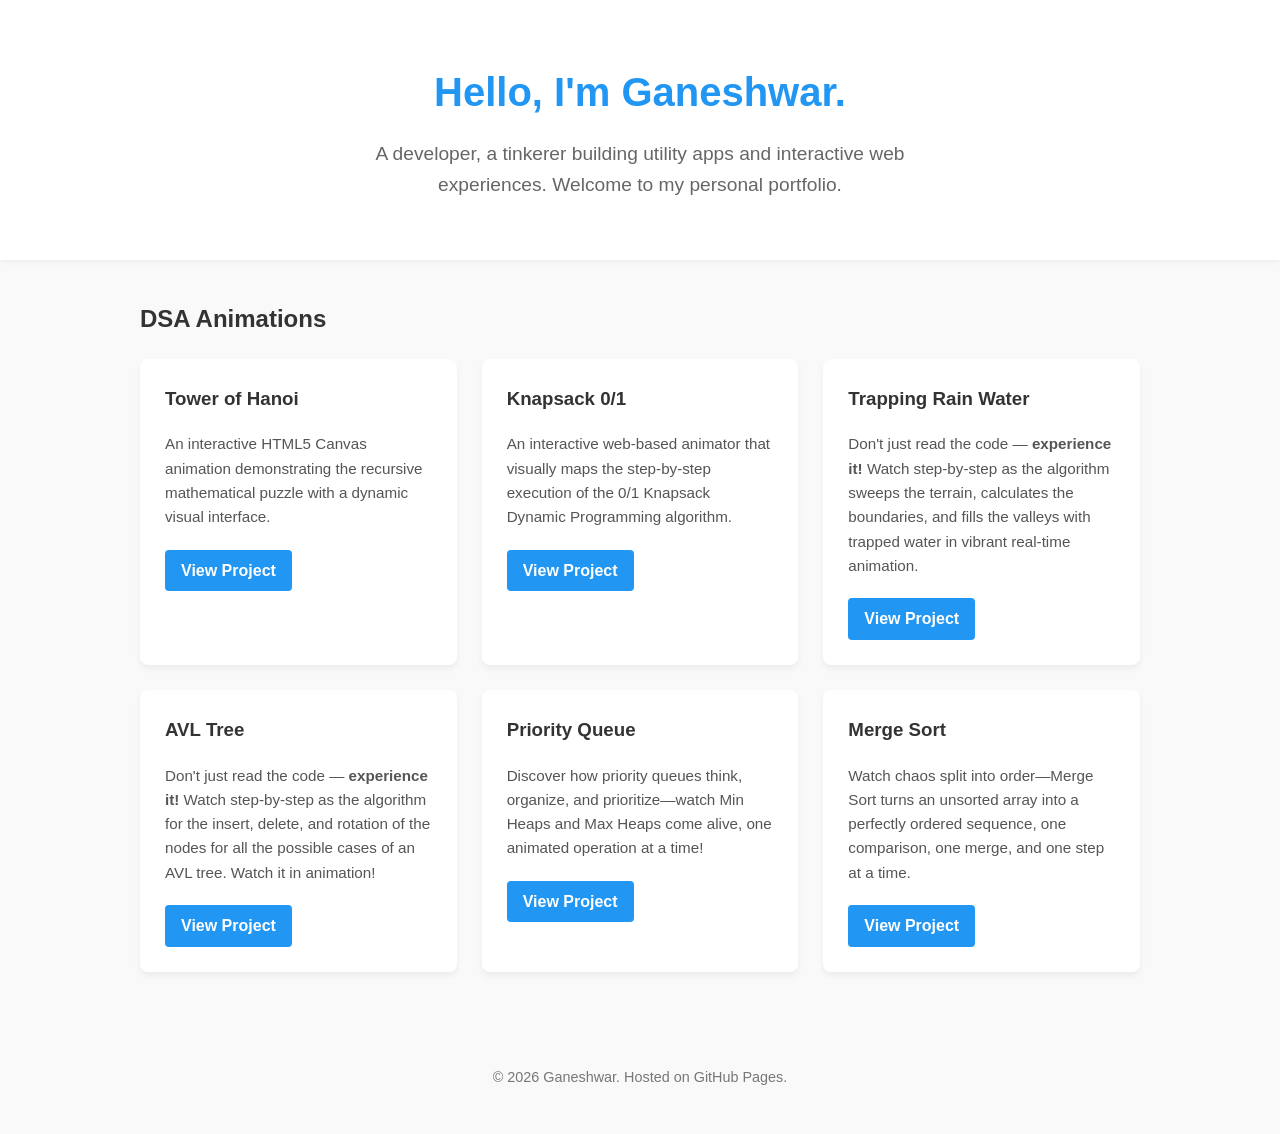
<file: index.html>
<!DOCTYPE html>
<html lang="en">
<head>
    <meta charset="UTF-8">
    <meta name="viewport" content="width=device-width, initial-scale=1.0">
    <title>My Developer Portfolio</title>
    <style>
        :root {
            --primary-color: #2196F3;
            --text-color: #333;
            --bg-color: #f9f9f9;
        }
        body {
            font-family: 'Segoe UI', Tahoma, Geneva, Verdana, sans-serif;
            margin: 0;
            padding: 0;
            background-color: var(--bg-color);
            color: var(--text-color);
            line-height: 1.6;
        }
        header {
            background-color: white;
            padding: 60px 20px;
            text-align: center;
            box-shadow: 0 2px 5px rgba(0,0,0,0.05);
        }
        header h1 {
            margin: 0;
            font-size: 2.5rem;
            color: var(--primary-color);
        }
        header p {
            font-size: 1.2rem;
            color: #666;
            max-width: 600px;
            margin: 15px auto 0;
        }
        .container {
            max-width: 1000px;
            margin: 40px auto;
            padding: 0 20px;
        }
        .projects-grid {
            display: grid;
            grid-template-columns: repeat(auto-fit, minmax(300px, 1fr));
            gap: 25px;
        }
        .project-card {
            background: white;
            border-radius: 8px;
            padding: 25px;
            box-shadow: 0 4px 6px rgba(0,0,0,0.05);
            transition: transform 0.3s ease, box-shadow 0.3s ease;
        }
        .project-card:hover {
            transform: translateY(-5px);
            box-shadow: 0 8px 15px rgba(0,0,0,0.1);
        }
        .project-card h3 {
            margin-top: 0;
            color: var(--text-color);
        }
        .project-card p {
            color: #555;
            font-size: 0.95rem;
            margin-bottom: 20px;
        }
        .project-card a {
            display: inline-block;
            text-decoration: none;
            background-color: var(--primary-color);
            color: white;
            padding: 8px 16px;
            border-radius: 4px;
            font-weight: bold;
            transition: background-color 0.2s;
        }
        .project-card a:hover {
            background-color: #1976D2;
        }
        footer {
            text-align: center;
            padding: 30px;
            margin-top: 50px;
            color: #777;
            font-size: 0.9rem;
        }
    </style>
</head>
<body>

    <header>
        <h1>Hello, I'm Ganeshwar.</h1>
        <p>A developer, a tinkerer building utility apps and interactive web experiences. Welcome to my personal portfolio.</p>
    </header>

    <div class="container">
        <h2>DSA Animations</h2>
        
        <div class="projects-grid">
            <!-- Project 1: Tower of Hanoi -->
            <div class="project-card">
                <h3>Tower of Hanoi</h3>
                <p>An interactive HTML5 Canvas animation demonstrating the recursive mathematical puzzle with a dynamic visual interface.</p>
                <!-- This link points to the hanoi.html file you renamed earlier -->
                <!-- <a href="TowerOfHanoi/tower-of-hanoi-mobile-friendly.html">View Project</a> -->
                <a href="TowerOfHanoi/toh.html">View Project</a>
            </div>

            <!-- Project 2: Placeholder -->
            <div class="project-card">
                <h3>Knapsack 0/1</h3>
                <p>An interactive web-based animator that visually maps the step-by-step execution of the 0/1 Knapsack Dynamic Programming algorithm.</p>
                <!-- <a href="Knapsack0_1/index.html">View Project</a> -->
                <!-- <a href="Knapsack0_1/knapsack_dp_animation.html">View Project</a> -->
                <a href="Knapsack0_1/knapsack_dp_animation_custom_input.html">View Project</a>
                
            </div>

            <!-- Project 3: Placeholder -->
            <div class="project-card">
                <h3>Trapping Rain Water</h3>
                <p>Don't just read the code — <strong>experience it!</strong> Watch step-by-step as the algorithm sweeps the terrain, calculates the boundaries, and fills the valleys with trapped water in vibrant real-time animation.</p>
                <!-- <a href="TrappingRainWater/trapping-rain-water.html">View Project</a> -->
                
                <a href="TrappingRainWater/trapping-rainwater-animator.html">View Project</a>
            </div>

            <!-- Project 4: Placeholder -->
            <div class="project-card">
                <h3>AVL Tree</h3>
                <p>Don't just read the code — <strong>experience it!</strong> Watch step-by-step as the algorithm for the insert, delete, and rotation of the nodes for all the possible cases of an AVL tree. Watch it in animation!</p>
                <!-- <a href="TrappingRainWater/trapping-rain-water.html">View Project</a> -->
                
                <a href="AVL_Tree/avl-tree-animation.html">View Project</a>
            </div>

            <!-- Discover how priority queues think, organize, and prioritize—watch Min Heaps and Max Heaps come alive, one animated operation at a time! -->
            <!-- Project 5: Placeholder -->
            <div class="project-card">
                <h3>Priority Queue</h3>
                <p>Discover how priority queues think, organize, and prioritize—watch Min Heaps and Max Heaps come alive, one animated operation at a time!</p>
                <!-- <a href="TrappingRainWater/trapping-rain-water.html">View Project</a> -->
                
                <a href="Prioirity_Queue/priority-queue-animation-minheap-maxheap.html">View Project</a>
            </div>

            <!-- Merge_Sort/merge-sort-visualizer.html -->
            
            <div class="project-card">
                <h3>Merge Sort</h3>
                <p>Watch chaos split into order—Merge Sort turns an unsorted array into a perfectly ordered sequence, one comparison, one merge, and one step at a time.</p>
                <a href="Merge_Sort/merge-sort-visualizer.html">View Project</a>
            </div>
        </div>
    </div>

    <footer>
        <p>&copy; 2026 Ganeshwar. Hosted on GitHub Pages.</p>
    </footer>

</body>
</html>
</file>
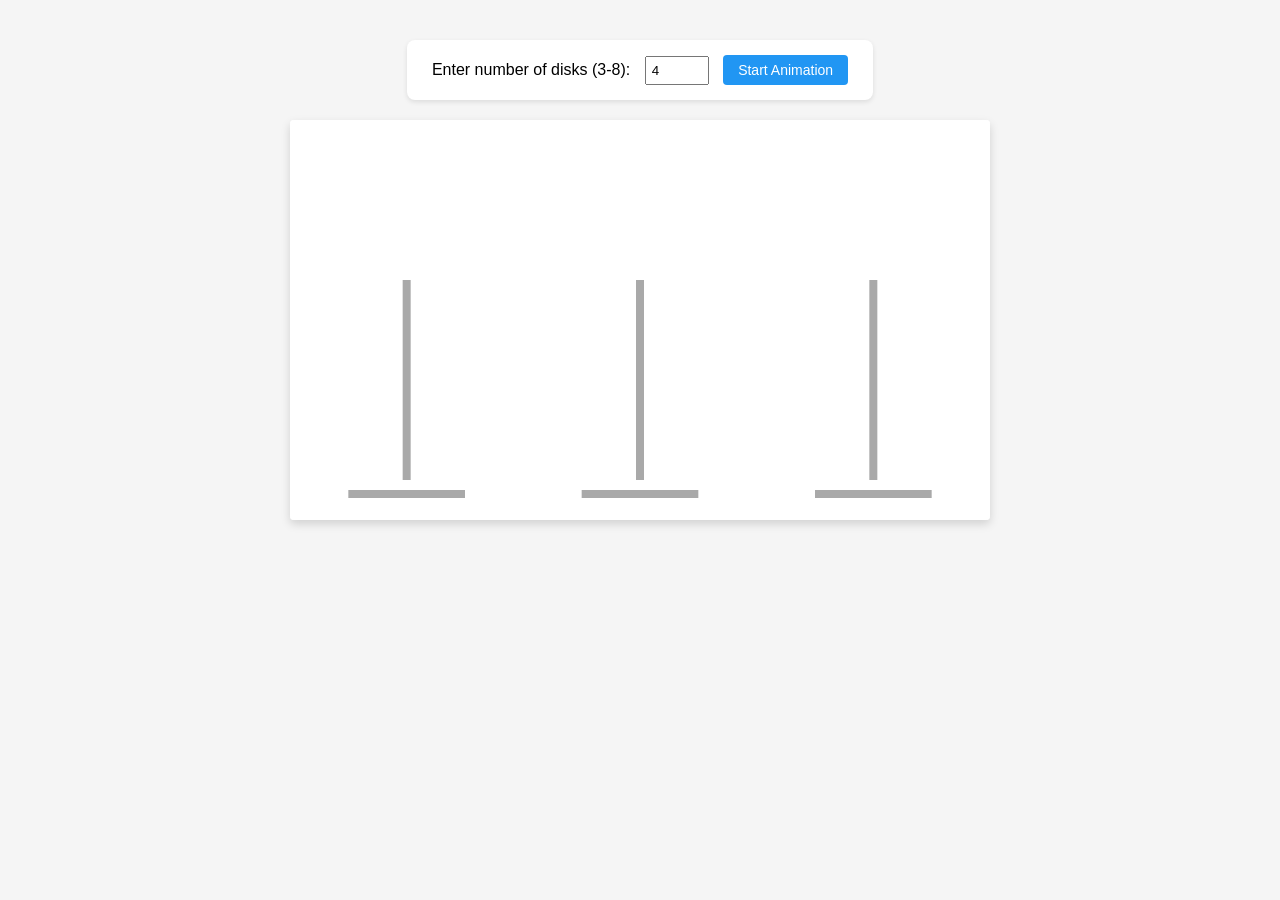
<file: TowerOfHanoi/index.html>
<!DOCTYPE html>
<html lang="en">
<head>
    <meta charset="UTF-8">
    <meta name="viewport" content="width=device-width, initial-scale=1.0">
    <title>Tower of Hanoi - Smooth Animation</title>
    <style>
        body {
            font-family: Arial, sans-serif;
            display: flex;
            flex-direction: column;
            align-items: center;
            background-color: #f5f5f5;
            margin-top: 40px;
        }
        .controls {
            background: white;
            padding: 15px 25px;
            border-radius: 8px;
            box-shadow: 0 2px 5px rgba(0,0,0,0.1);
            margin-bottom: 20px;
        }
        input[type="number"] {
            width: 50px;
            padding: 5px;
            margin: 0 10px;
        }
        button {
            padding: 7px 15px;
            background-color: #2196F3;
            color: white;
            border: none;
            border-radius: 4px;
            cursor: pointer;
            font-size: 14px;
        }
        button:hover {
            background-color: #1976D2;
        }
        canvas {
            background-color: white;
            box-shadow: 0 4px 10px rgba(0,0,0,0.15);
            border-radius: 4px;
        }
    </style>
</head>
<body>

    <div class="controls">
        <label for="diskCount">Enter number of disks (3-8): </label>
        <input type="number" id="diskCount" min="3" max="8" value="4">
        <button onclick="initHanoi()">Start Animation</button>
    </div>

    <canvas id="hanoiCanvas" width="700" height="400"></canvas>

    <script>
        const canvas = document.getElementById('hanoiCanvas');
        const ctx = canvas.getContext('2d');
        
        let pegs = [[], [], []];
        let moves = [];
        let moveIndex = 0;
        let numDisks = 0;
        
        // Animation Configuration
        let animationFrameId = null;
        let movingDisk = null; 
        let nextMoveTimestamp = 0;
        const phaseDuration = 250; // Milliseconds per movement phase (Up, Across, Down)
        const postMoveDelay = 150; // Rest time (ms) between consecutive disk moves

        // Dimensions & coordinates (scoped globally to be accessible across updates/draws)
        let pegX = [];
        let baseY = 0;
        let maxDiskWidth = 0;
        const minDiskWidth = 30;
        let diskHeight = 0;
        
        const diskColors = [
            "#4CAF50", "#2196F3", "#FF9800", "#9C27B0", 
            "#F44336", "#3F51B5", "#00BCD4", "#8BC34A"
        ];

        function initHanoi() {
            // Stop any active animation loops
            if (animationFrameId) {
                cancelAnimationFrame(animationFrameId);
            }

            // Get and clamp input values
            let inputVal = parseInt(document.getElementById('diskCount').value, 10);
            numDisks = Math.max(3, Math.min(8, inputVal || 3));
            document.getElementById('diskCount').value = numDisks;

            // Recalculate size proportions dynamically
            const w = canvas.width;
            const h = canvas.height;
            baseY = h - 40;
            pegX = [w / 6, w / 2, w * 5 / 6];
            maxDiskWidth = w / 5;
            diskHeight = Math.max(16, (baseY - (baseY - 200)) / Math.max(6, numDisks));

            // Populate starting peg
            pegs = [[], [], []];
            for (let size = numDisks; size >= 1; size--) {
                pegs[0].push(size);
            }

            // Generate programmatic moves solution
            moves = [];
            moveIndex = 0;
            generateMoves(numDisks, 0, 2, 1);

            // Reset step animation properties
            movingDisk = null;
            nextMoveTimestamp = performance.now() + 300; // Initial start delay

            // Start the 60 FPS animation render loop
            requestAnimationFrame(animationLoop);
        }

        function generateMoves(n, from, to, aux) {
            if (n === 0) return;
            generateMoves(n - 1, from, aux, to);
            moves.push({ disk: n, from: from, to: to });
            generateMoves(n - 1, aux, to, from);
        }

        // Quadratic Easing function for smooth acceleration and deceleration
        function easeInOutQuad(t) {
            return t < 0.5 ? 2 * t * t : -1 + (4 - 2 * t) * t;
        }

        function animationLoop(timestamp) {
            updateAnimation(timestamp);
            drawPanel();
            animationFrameId = requestAnimationFrame(animationLoop);
        }

        function updateAnimation(timestamp) {
            // If waiting during a rest delay block, skip updating position state
            if (timestamp < nextMoveTimestamp) return;

            // If no disk is currently traveling through the air, prepare the next move
            if (movingDisk === null) {
                if (moveIndex >= moves.length) return; // Sequence completed

                const m = moves[moveIndex];
                if (pegs[m.from].length > 0) {
                    const size = pegs[m.from].pop(); // Detach from stack to animate freely

                    // Calculate source and target coordinates based on stack depth heights
                    const startX = pegX[m.from];
                    const startY = baseY - (pegs[m.from].length + 1) * diskHeight;
                    const targetX = pegX[m.to];
                    const targetY = baseY - (pegs[m.to].length + 1) * diskHeight;
                    const clearanceY = baseY - 230; // Apex height safely clearing peg tops

                    movingDisk = {
                        size: size,
                        x: startX,
                        y: startY,
                        startX: startX,
                        startY: startY,
                        targetX: targetX,
                        targetY: targetY,
                        clearanceY: clearanceY,
                        phase: 'UP', // Phases: 'UP', 'ACROSS', 'DOWN'
                        phaseStartTime: timestamp
                    };
                }
            } else {
                // Animate the active travelling disk
                let elapsed = timestamp - movingDisk.phaseStartTime;
                let t = Math.min(elapsed / phaseDuration, 1);
                let easedT = easeInOutQuad(t);

                switch (movingDisk.phase) {
                    case 'UP':
                        movingDisk.y = movingDisk.startY + (movingDisk.clearanceY - movingDisk.startY) * easedT;
                        if (t === 1) {
                            movingDisk.phase = 'ACROSS';
                            movingDisk.phaseStartTime = timestamp;
                        }
                        break;
                    case 'ACROSS':
                        movingDisk.x = movingDisk.startX + (movingDisk.targetX - movingDisk.startX) * easedT;
                        if (t === 1) {
                            movingDisk.phase = 'DOWN';
                            movingDisk.phaseStartTime = timestamp;
                        }
                        break;
                    case 'DOWN':
                        movingDisk.y = movingDisk.clearanceY + (movingDisk.targetY - movingDisk.clearanceY) * easedT;
                        if (t === 1) {
                            // Landed! Reattach back to destination peg array structure
                            pegs[moves[moveIndex].to].push(movingDisk.size);
                            movingDisk = null;
                            moveIndex++;
                            nextMoveTimestamp = timestamp + postMoveDelay; // Enforce brief resting pause
                        }
                        break;
                }
            }
        }

        // Modular design function to handle independent component drawing
        function drawSingleDisk(diskSize, centerX, centerY) {
            const widthDisk = minDiskWidth + (diskSize - 1) * ((maxDiskWidth - minDiskWidth) / Math.max(1, numDisks - 1));
            const x = centerX - widthDisk / 2;

            ctx.fillStyle = diskColors[(diskSize - 1) % diskColors.length];
            ctx.strokeStyle = "black";
            ctx.lineWidth = 1;

            roundRect(ctx, x, centerY, widthDisk, diskHeight - 2, 10);
            ctx.fill();
            ctx.stroke();

            // Render disk numerical inner ID identifiers
            ctx.fillStyle = "white";
            ctx.font = "bold 12px Arial";
            ctx.textAlign = "center";
            ctx.textBaseline = "middle";
            ctx.fillText(diskSize.toString(), centerX, centerY + (diskHeight - 2) / 2);
        }

        function roundRect(ctx, x, y, width, height, radius) {
            ctx.beginPath();
            ctx.moveTo(x + radius, y);
            ctx.lineTo(x + width - radius, y);
            ctx.quadraticCurveTo(x + width, y, x + width, y + radius);
            ctx.lineTo(x + width, y + height - radius);
            ctx.quadraticCurveTo(x + width, y + height, x + width - radius, y + height);
            ctx.lineTo(x + radius, y + height);
            ctx.quadraticCurveTo(x, y + height, x, y + height - radius);
            ctx.lineTo(x, y + radius);
            ctx.quadraticCurveTo(x, y, x + radius, y);
            ctx.closePath();
        }

        function drawPanel() {
            const w = canvas.width;
            const h = canvas.height;

            // Clear frame canvas background
            ctx.fillStyle = "white";
            ctx.fillRect(0, 0, w, h);

            const pegWidth = 8;

            // Draw structural static bases and pegs
            ctx.fillStyle = "darkgray";
            for (let i = 0; i < 3; i++) {
                ctx.fillRect(pegX[i] - w / 12, baseY + 10, w / 6, 8); // base
                ctx.fillRect(pegX[i] - pegWidth / 2, baseY - 200, pegWidth, 200); // peg
            }

            // Draw all currently static stacked resting disks
            for (let i = 0; i < 3; i++) {
                const stack = pegs[i];
                for (let depth = 0; depth < stack.length; depth++) {
                    const diskSize = stack[depth];
                    const centerY = baseY - (depth + 1) * diskHeight;
                    drawSingleDisk(diskSize, pegX[i], centerY);
                }
            }

            // Layer-draw traveling isolated fluid disk over backgrounds
            if (movingDisk !== null) {
                drawSingleDisk(movingDisk.size, movingDisk.x, movingDisk.y);
            }
        }

        // Initialize display configuration metrics immediately on application load
        const w = canvas.width;
        const h = canvas.height;
        baseY = h - 40;
        pegX = [w / 6, w / 2, w * 5 / 6];
        maxDiskWidth = w / 5;
        diskHeight = Math.max(16, (baseY - (baseY - 200)) / 6);
        drawPanel();
    </script>
</body>
</html>
</file>
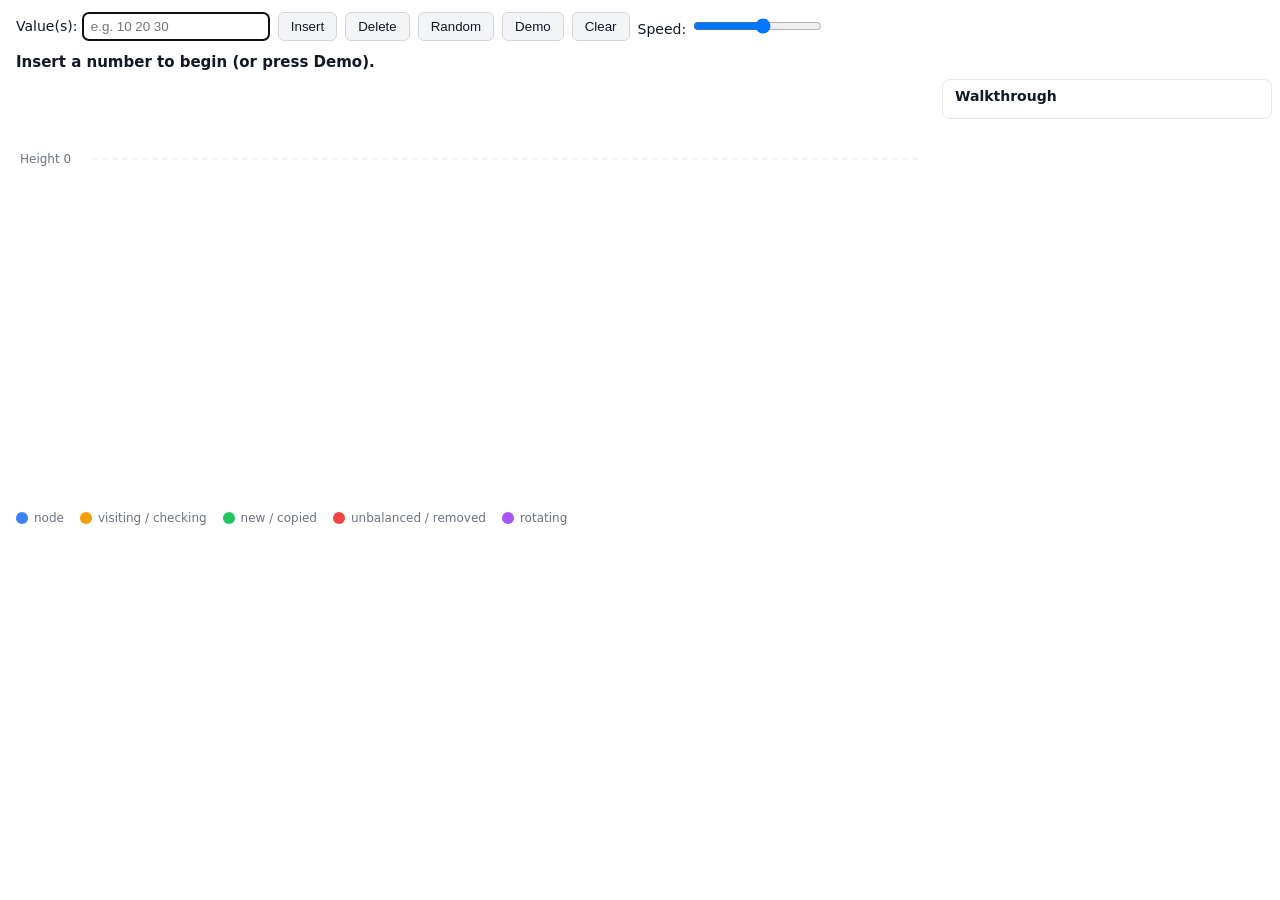
<file: AVL_Tree/avl-tree-animation.html>
<!DOCTYPE html>
<html lang="en">
<head>
<meta charset="utf-8">
<meta name="viewport" content="width=device-width, initial-scale=1">
<title>AVL Tree Animation</title>
<style>
  :root { --bg:#ffffff; --fg:#111827; --muted:#6b7280; --line:#e5e7eb; --btn:#f3f4f6; --btn-b:#d1d5db; }
  @media (prefers-color-scheme: dark) {
    :root { --bg:#111827; --fg:#f3f4f6; --muted:#9ca3af; --line:#374151; --btn:#1f2937; --btn-b:#4b5563; }
  }
  body { margin:0; background:var(--bg); color:var(--fg); font:14px system-ui, sans-serif; }
  .bar { display:flex; flex-wrap:wrap; gap:8px; align-items:center; padding:12px 16px; }
  input[type=text] { padding:6px 8px; width:170px; border:1px solid var(--btn-b); border-radius:6px; background:var(--bg); color:var(--fg); }
  button { padding:6px 12px; border:1px solid var(--btn-b); background:var(--btn); color:var(--fg); border-radius:6px; cursor:pointer; }
  button:hover { filter:brightness(0.95); }
  #msg { padding:0 16px 4px; font-weight:600; font-size:15px; min-height:22px; }
  .main { display:flex; gap:12px; align-items:flex-start; padding:0 8px 8px; }
  #wrap { flex:1; min-width:0; }
  .side { width:330px; border:1px solid var(--line); border-radius:8px; padding:8px 12px; box-sizing:border-box; }
  .side h3 { margin:0 0 6px; font-size:14px; }
  #log { max-height:560px; overflow:auto; font-size:13px; line-height:1.45; }
  #log div { margin:2px 0; }
  #log .hdr { font-weight:700; margin-top:10px; }
  @media (max-width:900px) { .main { flex-direction:column; } .side { width:auto; align-self:stretch; } }
  canvas { display:block; width:100%; }
  .legend { display:flex; flex-wrap:wrap; gap:16px; padding:4px 16px 16px; color:var(--muted); font-size:12px; }
  .legend span::before { content:""; display:inline-block; width:12px; height:12px; border-radius:50%; margin-right:6px; vertical-align:-2px; background:var(--c); }
</style>
</head>
<body>
<div class="bar">
  <label>Value(s): <input id="val" type="text" placeholder="e.g. 10 20 30" autofocus></label>
  <button id="ins">Insert</button>
  <button id="del">Delete</button>
  <button id="rnd">Random</button>
  <button id="demo">Demo</button>
  <button id="clr">Clear</button>
  <label>Speed: <input id="speed" type="range" min="1" max="10" value="6"></label>
</div>
<div id="msg">Insert a number to begin (or press Demo).</div>
<div class="main">
  <div id="wrap"><canvas id="c"></canvas></div>
  <aside class="side"><h3>Walkthrough</h3><div id="log"></div></aside>
</div>
<div class="legend">
  <span style="--c:#3B82F6">node</span>
  <span style="--c:#F59E0B">visiting / checking</span>
  <span style="--c:#22C55E">new / copied</span>
  <span style="--c:#EF4444">unbalanced / removed</span>
  <span style="--c:#A855F7">rotating</span>
</div>

<script>
const NORMAL = '#3B82F6', COMPARE = '#F59E0B', NEWNODE = '#22C55E', BAD = '#EF4444', ROTATE = '#A855F7';
const RADIUS = 20, LEVEL_GAP = 80, TOP = 80, LEFT = 100, TICK = 16;

class Node {
  constructor(key) {
    this.key = key; this.left = null; this.right = null; this.h = 0;
    this.x = 0; this.y = 0; this.tx = 0; this.ty = 0; this.placed = false; this.color = NORMAL;
    this.hideKey = false;   // true while the key label is flying during a value exchange
  }
}

let root = null;
const steps = [];   // animation steps of the current operation
const ops = [];     // queued user operations
let wait = 0, maxDepth = 0, idx = 0, spacing = 60, offsetX = LEFT;
const ghosts = [];   // removed nodes that are fading out: {n, parent, a}
let swap = null;     // value-exchange animation: {a, b, ka, kb, t}

const canvas = document.getElementById('c');
const ctx = canvas.getContext('2d');
const msgEl = document.getElementById('msg');
const speedEl = document.getElementById('speed');
const logEl = document.getElementById('log');
let stepNo = 0;
const msg = s => {
  msgEl.textContent = s;
  const d = document.createElement('div');
  d.textContent = (++stepNo) + '. ' + s;
  logEl.appendChild(d);
  logEl.scrollTop = logEl.scrollHeight;
};
const logHeader = t => {
  stepNo = 0;
  const d = document.createElement('div');
  d.className = 'hdr'; d.textContent = t;
  logEl.appendChild(d);
};
const fmt = b => (b > 0 ? '+' : '') + b;

/* ---------------- AVL helpers ---------------- */
const height  = n => n ? n.h : -1;
const update  = n => { n.h = 1 + Math.max(height(n.left), height(n.right)); };
const balance = n => n ? height(n.left) - height(n.right) : 0;

function rotateRight(y) { const x = y.left; y.left = x.right; x.right = y; update(y); update(x); return x; }
function rotateLeft(x)  { const y = x.right; x.right = y.left; y.left = x; update(x); update(y); return y; }
function replaceChild(parent, oldC, newC) {
  if (!parent) root = newC;
  else if (parent.left === oldC) parent.left = newC;
  else parent.right = newC;
}

/* ---------------- insert ---------------- */
function startInsert(key) {
  logHeader('Insert ' + key);
  const path = [];
  let cur = root;
  while (cur) {
    if (cur.key === key) { msg(`Key ${key} already exists - duplicates are ignored.`); return; }
    path.push(cur);
    cur = key < cur.key ? cur.left : cur.right;
  }
  for (const n of path) steps.push(() => {
    resetColors(); n.color = COMPARE;
    msg(`Insert ${key}: compare with ${n.key}  \u2192 go ${key < n.key ? 'left' : 'right'}`);
  });
  steps.push(() => {
    resetColors();
    const nn = new Node(key); nn.color = NEWNODE;
    if (!path.length) root = nn;
    else { const p = path[path.length - 1]; if (key < p.key) p.left = nn; else p.right = nn; }
    msg(`Insert ${key} as a new leaf.`);
    layout();
  });
  for (let i = path.length - 1; i >= 0; i--) {
    const n = path[i], parent = i > 0 ? path[i - 1] : null;
    steps.push(() => checkNode(n, parent));
  }
  steps.push(() => { resetColors(); msg(`Inserted ${key}. The tree is a valid AVL tree.`); });
}

/* ---------------- delete ---------------- */
function startSwap(a, b) {
  swap = { a, b, ka: a.key, kb: b.key, t: 0 };
  a.hideKey = true; b.hideKey = true;
}

function startDelete(key) {
  logHeader('Delete ' + key);

  // 1) search for the node
  const path = [];
  let cur = root;
  while (cur && cur.key !== key) {
    const n = cur;
    path.push(n);
    steps.push(() => {
      resetColors(); n.color = COMPARE;
      msg(`Search for ${key}: compare with ${n.key}  → ${key < n.key ? 'smaller, go left' : 'larger, go right'}`);
    });
    cur = key < cur.key ? cur.left : cur.right;
  }
  if (!cur) { steps.length = 0; msg(`Key ${key} was not found - nothing to delete.`); return; }

  const target = cur;
  path.push(target);

  // 2) classify: leaf / one child / two children
  const kind = (target.left && target.right) ? 3 : (target.left || target.right) ? 2 : 1;
  const what = kind === 1 ? 'no children (Case 1: leaf)'
    : kind === 2 ? `only a ${target.left ? 'left' : 'right'} child (Case 2: one child)`
    : 'two children (Case 3)';
  steps.push(() => { resetColors(); target.color = COMPARE; msg(`Found ${key}. This node has ${what}.`); });

  // 3) Case 3 only: find successor, exchange values
  if (kind === 3) {
    const chain = [];
    let s = target.right;
    chain.push(s);
    while (s.left) { s = s.left; chain.push(s); }
    const succ = s, succKey = succ.key;
    path.push(...chain);

    steps.push(() => {
      resetColors(); target.color = BAD;
      msg('Case 3 - two children: the node cannot simply be cut out. Plan: find its in-order successor ' +
          '(smallest value in the right subtree), exchange values with it, then delete the successor\'s node, ' +
          'which has at most one child.');
    });
    chain.forEach((c, j) => steps.push(() => {
      resetColors(); target.color = BAD; c.color = COMPARE;
      let m = j === 0 ? `Successor search: step into the right subtree at ${c.key}.` : `Keep going left: ${c.key}.`;
      if (!c.left) m += ` No left child, so ${c.key} is the in-order successor.`;
      msg(m);
    }));
    steps.push(() => {
      resetColors(); target.color = BAD; succ.color = NEWNODE;
      msg(`Exchange the values of the two nodes: ${key} ↔ ${succKey}.`);
    });
    steps.push(() => {
      resetColors(); target.color = ROTATE; succ.color = ROTATE;
      startSwap(target, succ);
      msg(`Exchanging... ${key} travels down to the successor's node while ${succKey} travels up.`);
    });
  }

  // 4) physically remove the node that now holds the deleted value
  const rem = path[path.length - 1];
  const remParent = path.length >= 2 ? path[path.length - 2] : null;
  const repl = rem.left || rem.right;   // at most one child
  const prefix = kind === 3
    ? `Exchange done - the lower node now holds ${key}, the value being deleted, and it has at most one child. `
    : '';

  steps.push(() => {
    resetColors(); rem.color = BAD;
    if (repl) repl.color = NEWNODE;
    msg(prefix + (!repl
      ? 'Case 1 - this node is a leaf: it is simply detached from its parent.'
      : `Case 2 - this node has one child (${repl.key}): the child moves up into its place, subtree and all.`));
  });
  steps.push(() => {
    resetColors();
    const removedKey = rem.key;
    replaceChild(remParent, rem, repl);
    ghosts.push({ n: rem, parent: remParent, a: 1 });
    if (repl) repl.color = NEWNODE;
    msg(`Node ${removedKey} is removed` + (repl ? `; ${repl.key} slides up into its place.` : '.') +
        ' Now walk back up and re-check the balance factors.');
    layout();
  });

  // 5) rebalance on the way up
  for (let i = path.length - 2; i >= 0; i--) {
    const n = path[i], parent = i > 0 ? path[i - 1] : null;
    steps.push(() => checkNode(n, parent));
  }
  steps.push(() => { resetColors(); msg(`Deleted ${key}. The tree is a valid AVL tree.`); });
}

/* ---------------- balance check + rotations ---------------- */
function checkNode(n, parent) {
  resetColors();
  update(n);
  const b = balance(n);
  if (Math.abs(b) <= 1) {
    n.color = COMPARE;
    msg(`Check node ${n.key}: balance factor = ${fmt(b)}  \u2192 balanced.`);
    return;
  }
  n.color = BAD;
  if (b > 1) {                                   // left heavy
    const c = n.left;
    if (balance(c) >= 0) {
      msg(`Node ${n.key} is LEFT-LEFT heavy (balance ${fmt(b)})  \u2192  single RIGHT rotation.`);
      steps.unshift(() => rotate(n, parent, true, `Rotate RIGHT at ${n.key}.`));
    } else {
      msg(`Node ${n.key} is LEFT-RIGHT heavy (balance ${fmt(b)})  \u2192  rotate LEFT at ${c.key}, then RIGHT at ${n.key}.`);
      const first = () => {
        resetColors();
        const child = n.left, nc = rotateLeft(child);
        n.left = nc; nc.color = ROTATE; child.color = ROTATE; n.color = BAD;
        msg(`Step 1/2: rotate LEFT at ${child.key} (turns it into a Left-Left case).`);
        layout();
      };
      const second = () => rotate(n, parent, true, `Step 2/2: rotate RIGHT at ${n.key}.`);
      steps.unshift(first, second);
    }
  } else {                                       // right heavy
    const c = n.right;
    if (balance(c) <= 0) {
      msg(`Node ${n.key} is RIGHT-RIGHT heavy (balance ${fmt(b)})  \u2192  single LEFT rotation.`);
      steps.unshift(() => rotate(n, parent, false, `Rotate LEFT at ${n.key}.`));
    } else {
      msg(`Node ${n.key} is RIGHT-LEFT heavy (balance ${fmt(b)})  \u2192  rotate RIGHT at ${c.key}, then LEFT at ${n.key}.`);
      const first = () => {
        resetColors();
        const child = n.right, nc = rotateRight(child);
        n.right = nc; nc.color = ROTATE; child.color = ROTATE; n.color = BAD;
        msg(`Step 1/2: rotate RIGHT at ${child.key} (turns it into a Right-Right case).`);
        layout();
      };
      const second = () => rotate(n, parent, false, `Step 2/2: rotate LEFT at ${n.key}.`);
      steps.unshift(first, second);
    }
  }
}

function rotate(n, parent, right, text) {
  resetColors();
  const nr = right ? rotateRight(n) : rotateLeft(n);
  replaceChild(parent, n, nr);
  nr.color = ROTATE; n.color = ROTATE;
  msg(text);
  layout();
}

/* ---------------- layout & animation ---------------- */
const count = n => n ? 1 + count(n.left) + count(n.right) : 0;
function collect(n, out) { if (!n) return out; collect(n.left, out); out.push(n); collect(n.right, out); return out; }
const all = () => collect(root, []);
function resetColors() { for (const n of all()) n.color = NORMAL; }

function layout() {
  const cnt = count(root);
  const cssW = canvas.clientWidth || 900;
  const avail = Math.max(100, cssW - LEFT - 50);
  spacing = Math.max(20, Math.min(60, avail / Math.max(cnt, 1)));
  offsetX = LEFT + Math.max(0, (avail - (cnt - 1) * spacing) / 2);
  idx = 0; maxDepth = 0;
  assign(root, null, 0);
  fitCanvas();
}

// In-order layout: x = in-order index, y = depth (root = 0, +1 per level)
function assign(n, parent, depth) {
  if (!n) return;
  assign(n.left, n, depth + 1);
  n.tx = offsetX + idx * spacing;
  n.ty = TOP + depth * LEVEL_GAP;
  idx++;
  maxDepth = Math.max(maxDepth, depth);
  if (!n.placed) {
    n.placed = true;
    if (parent) { n.x = parent.x; n.y = parent.y; } else { n.x = n.tx; n.y = TOP - 60; }
  }
  assign(n.right, n, depth + 1);
}

function fitCanvas() {
  const dpr = window.devicePixelRatio || 1;
  const w = canvas.clientWidth;
  const h = Math.max(420, TOP + (maxDepth + 1) * LEVEL_GAP + 20);
  if (canvas.width !== Math.round(w * dpr) || canvas.height !== Math.round(h * dpr)) {
    canvas.style.height = h + 'px';
    canvas.width = Math.round(w * dpr);
    canvas.height = Math.round(h * dpr);
  }
  ctx.setTransform(dpr, 0, 0, dpr, 0, 0);
}

const hold = () => 1500 - (speedEl.value - 1) * 140;

function animate() {
  let moving = false;
  const f = 0.10 + speedEl.value * 0.02;
  for (const n of all()) {
    const dx = n.tx - n.x, dy = n.ty - n.y;
    if (Math.abs(dx) > 0.5 || Math.abs(dy) > 0.5) { n.x += dx * f; n.y += dy * f; moving = true; }
    else { n.x = n.tx; n.y = n.ty; }
  }
  if (swap) {
    swap.t += 0.008 + speedEl.value * 0.0025;
    moving = true;
    if (swap.t >= 1) {
      const t = swap.a.key; swap.a.key = swap.b.key; swap.b.key = t;   // the real exchange of values
      swap.a.hideKey = false; swap.b.hideKey = false;
      swap = null;
    }
  }
  for (let i = ghosts.length - 1; i >= 0; i--) {
    ghosts[i].a -= 0.02 + speedEl.value * 0.002;
    if (ghosts[i].a <= 0) ghosts.splice(i, 1);
  }
  if (ghosts.length) moving = true;
  return moving;
}

function tick() {
  const moving = animate();
  if (!moving) {
    if (wait > 0) wait -= TICK;
    else if (steps.length) { steps.shift()(); wait = hold(); }
    else if (ops.length) { ops.shift()(); }
  }
  draw();
}

/* ---------------- drawing ---------------- */
function css(name) { return getComputedStyle(document.documentElement).getPropertyValue(name).trim(); }

function draw() {
  fitCanvas();
  const W = canvas.clientWidth, H = canvas.clientHeight;
  ctx.clearRect(0, 0, W, H);

  // level guides: root = height 0, each level below adds +1
  ctx.font = '12px system-ui, sans-serif';
  ctx.textBaseline = 'alphabetic';
  for (let d = 0; d <= maxDepth; d++) {
    const y = TOP + d * LEVEL_GAP;
    ctx.setLineDash([4, 6]); ctx.lineWidth = 1; ctx.strokeStyle = css('--line');
    ctx.beginPath(); ctx.moveTo(85, y); ctx.lineTo(W - 10, y); ctx.stroke();
    ctx.setLineDash([]);
    ctx.fillStyle = css('--muted'); ctx.textAlign = 'left';
    ctx.fillText('Height ' + d, 12, y + 4);
  }

  const nodes = all();

  // edges
  ctx.lineWidth = 2; ctx.strokeStyle = '#6B7280';
  for (const n of nodes) {
    for (const c of [n.left, n.right]) {
      if (!c) continue;
      ctx.beginPath(); ctx.moveTo(n.x, n.y); ctx.lineTo(c.x, c.y); ctx.stroke();
    }
  }

  // fading (removed) nodes
  for (const gh of ghosts) {
    ctx.globalAlpha = Math.max(0, Math.min(1, gh.a));
    if (gh.parent) {
      ctx.lineWidth = 2; ctx.strokeStyle = '#6B7280';
      ctx.beginPath(); ctx.moveTo(gh.parent.x, gh.parent.y); ctx.lineTo(gh.n.x, gh.n.y); ctx.stroke();
    }
    ctx.beginPath(); ctx.arc(gh.n.x, gh.n.y, RADIUS * (0.5 + 0.5 * gh.a), 0, Math.PI * 2);
    ctx.fillStyle = BAD; ctx.fill();
    ctx.font = 'bold 14px system-ui, sans-serif';
    ctx.fillStyle = '#fff'; ctx.textAlign = 'center'; ctx.textBaseline = 'middle';
    ctx.fillText(String(gh.n.key), gh.n.x, gh.n.y + 1);
    ctx.globalAlpha = 1;
  }

  // nodes
  for (const n of nodes) {
    ctx.beginPath(); ctx.arc(n.x, n.y, RADIUS, 0, Math.PI * 2);
    ctx.fillStyle = n.color; ctx.fill();
    ctx.lineWidth = 2; ctx.strokeStyle = shade(n.color); ctx.stroke();

    ctx.font = 'bold 14px system-ui, sans-serif';
    ctx.fillStyle = '#fff'; ctx.textAlign = 'center'; ctx.textBaseline = 'middle';
    if (!n.hideKey) ctx.fillText(String(n.key), n.x, n.y + 1);

    const b = balance(n);
    ctx.font = '11px system-ui, sans-serif';
    ctx.fillStyle = Math.abs(b) > 1 ? BAD : css('--muted');
    ctx.textAlign = 'left'; ctx.textBaseline = 'alphabetic';
    ctx.fillText('bf ' + fmt(b), n.x + RADIUS - 4, n.y + RADIUS + 12);
  }

  // the two keys flying past each other during a value exchange
  if (swap) {
    const t = Math.min(1, swap.t), e = t * t * (3 - 2 * t), bow = Math.sin(Math.PI * e) * 28;
    const L = (p, q) => p + (q - p) * e;
    flyKey(swap.ka, L(swap.a.x, swap.b.x) + bow, L(swap.a.y, swap.b.y));
    flyKey(swap.kb, L(swap.b.x, swap.a.x) - bow, L(swap.b.y, swap.a.y));
  }
}

function flyKey(key, x, y) {
  ctx.beginPath(); ctx.arc(x, y, 16, 0, Math.PI * 2);
  ctx.fillStyle = '#fff'; ctx.fill();
  ctx.lineWidth = 3; ctx.strokeStyle = ROTATE; ctx.stroke();
  ctx.font = 'bold 15px system-ui, sans-serif';
  ctx.fillStyle = '#111827'; ctx.textAlign = 'center'; ctx.textBaseline = 'middle';
  ctx.fillText(String(key), x, y + 1);
}

function shade(hex) {
  const v = parseInt(hex.slice(1), 16);
  const r = Math.floor(((v >> 16) & 255) * 0.7), g = Math.floor(((v >> 8) & 255) * 0.7), b = Math.floor((v & 255) * 0.7);
  return `rgb(${r},${g},${b})`;
}

/* ---------------- controls ---------------- */
const valEl = document.getElementById('val');
const parse = s => (s.match(/-?\d+/g) || []).map(Number);

function doInsert() { for (const v of parse(valEl.value)) ops.push(() => startInsert(v)); valEl.value = ''; valEl.focus(); }
function doDelete() { for (const v of parse(valEl.value)) ops.push(() => startDelete(v)); valEl.value = ''; valEl.focus(); }

document.getElementById('ins').onclick = doInsert;
document.getElementById('del').onclick = doDelete;
document.getElementById('rnd').onclick = () => { const v = 1 + Math.floor(Math.random() * 99); ops.push(() => startInsert(v)); };
document.getElementById('demo').onclick = () => { for (const v of [50, 30, 40, 60, 70, 20, 10, 85, 75]) ops.push(() => startInsert(v)); };
document.getElementById('clr').onclick = () => { ops.push(() => { root = null; layout(); msg('Tree cleared.'); }); };
valEl.addEventListener('keydown', e => { if (e.key === 'Enter') doInsert(); });
window.addEventListener('resize', layout);

layout();
setInterval(tick, TICK);
</script>
</body>
</html>
</file>
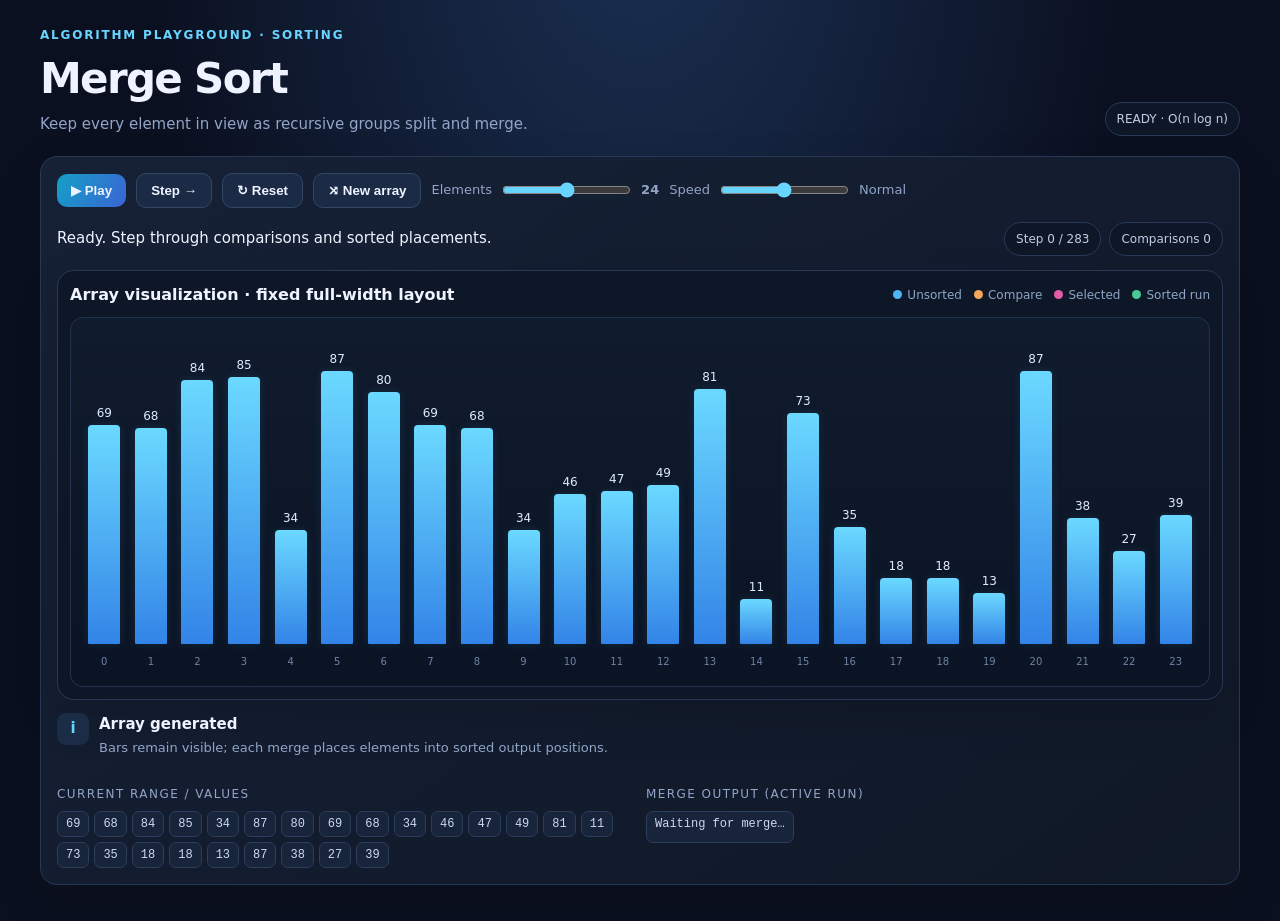
<file: Merge_Sort/merge-sort-visualizer.html>
<!DOCTYPE html>
<html lang="en">
<head>
<meta charset="UTF-8"><meta name="viewport" content="width=device-width, initial-scale=1">
<title>Merge Sort Visualizer — Recursive Split Layout</title>
<style>
:root{--bg:#0b1020;--panel:#121a2d;--text:#eef3ff;--muted:#92a5c7;--cyan:#67d5ff;--border:#283956;--orange:#ffb86b;--pink:#f47cbb;--green:#63e0b0}
*{box-sizing:border-box}body{margin:0;background:radial-gradient(ellipse at 50% -15%,#1b3154 0,transparent 55%),var(--bg);color:var(--text);font:15px/1.5 system-ui,Segoe UI,sans-serif}
main{max-width:1240px;margin:auto;padding:26px 20px 36px}.top{display:flex;justify-content:space-between;align-items:flex-end;gap:16px;flex-wrap:wrap;margin-bottom:20px}.eyebrow{color:var(--cyan);font-size:12px;font-weight:700;letter-spacing:.15em;text-transform:uppercase}.title{font-size:clamp(28px,4vw,42px);font-weight:850;letter-spacing:-.04em;margin:3px 0}.subtitle{color:var(--muted);margin:0}.pill{border:1px solid var(--border);background:#0d1728;border-radius:999px;padding:7px 11px;color:#c0cde5;font-size:12px}
.card{background:linear-gradient(145deg,#162136,#101827);border:1px solid var(--border);border-radius:17px;padding:16px;box-shadow:0 18px 45px #0002}.controls{display:flex;gap:10px;align-items:center;flex-wrap:wrap}.btn{border:1px solid #314764;background:#1b2b45;color:var(--text);padding:9px 14px;border-radius:10px;font-weight:650;cursor:pointer}.btn:hover{border-color:var(--cyan)}.btn.primary{background:linear-gradient(120deg,#159fc7,#3a65d4);border:0}.control{display:flex;align-items:center;gap:8px;color:var(--muted);font-size:13px}.control input{accent-color:var(--cyan)}.status{display:flex;align-items:center;flex-wrap:wrap;gap:10px;margin:14px 0}.stats{margin-left:auto;display:flex;gap:8px;flex-wrap:wrap}.stageCard{margin-top:12px;padding:12px;background:#0d1727}.stageHead{display:flex;justify-content:space-between;align-items:center;gap:12px;flex-wrap:wrap;margin-bottom:10px}.stageHead h2{font-size:16px;margin:0}.legend{display:flex;gap:12px;flex-wrap:wrap;color:var(--muted);font-size:12px}.legend span{display:flex;align-items:center;gap:5px}.dot{width:9px;height:9px;border-radius:50%}
#stage{position:relative;width:100%;height:370px;overflow:hidden;border:1px solid #22334d;border-radius:13px;background:linear-gradient(#101b2d,#0b1424);padding:30px 12px 42px}
#bars{height:100%;width:100%;display:grid;grid-template-columns:repeat(var(--n),minmax(0,1fr));align-items:end;gap:clamp(1px,0.35vw,4px);position:relative}
.barSlot{height:100%;display:flex;align-items:flex-end;justify-content:center;position:relative;min-width:0}
.bar{width:min(100%,32px);height:5%;min-height:3px;border-radius:4px 4px 1px 1px;background:linear-gradient(180deg,#6bd9ff,#3384e7);position:relative;transition:height .42s,background .2s,transform .4s;box-shadow:0 0 10px #4bb4f020}
.value{position:absolute;top:-21px;left:50%;transform:translateX(-50%);font-size:clamp(9px,1vw,12px);color:#dceaff;white-space:nowrap}
.index{position:absolute;bottom:-25px;color:#6f83a3;font-size:10px}
.bar.compare{background:linear-gradient(#ffd18c,#f28b42)!important;box-shadow:0 0 15px #ffb15a45}.bar.moving{background:linear-gradient(#ff93c7,#d7498d)!important;transform:translateY(-7px)}.bar.sorted{background:linear-gradient(#7df1c3,#28a97a)!important;box-shadow:0 0 12px #55dba830}
#groupLayer{position:absolute;inset:15px 12px 37px;pointer-events:none}
.mergeDivider{position:absolute;top:0;bottom:0;border-left:2px solid #ffd08a;filter:drop-shadow(0 0 5px #ffb85a55);z-index:4}
.mergeDivider:before{content:"LEFT RUN";position:absolute;top:-17px;left:4px;color:#ffc77f;font-size:9px;font-weight:800;letter-spacing:.1em;white-space:nowrap}
.mergeDivider:after{content:"RIGHT RUN";position:absolute;top:-17px;left:5px;color:#8ad9ff;font-size:9px;font-weight:800;letter-spacing:.1em;white-space:nowrap}
.mergeDivider .rightLabel{position:absolute;top:-17px;left:5px;color:#8ad9ff;font-size:9px;font-weight:800;letter-spacing:.1em;white-space:nowrap}
.mergeBoundary{position:absolute;top:0;bottom:0;border-left:2px solid #ffd08a;z-index:5;pointer-events:none}
.runTag{position:absolute;top:-18px;font-size:9px;font-weight:800;letter-spacing:.1em;white-space:nowrap;padding:1px 4px;border-radius:4px;background:#15233a}
.runTag.left{color:#ffc77f;transform:translateX(-100%);left:-3px}
.runTag.right{color:#8ad9ff;left:4px}
.groupBox{position:absolute;border:1px dashed #597397;border-radius:9px;background:#1d385410;transition:all .25s}.groupBox.active{border-color:var(--orange);background:#ffb15a12}.groupLabel{position:absolute;top:-18px;left:3px;font-size:10px;color:#93a8c8;white-space:nowrap}
.log{display:flex;gap:10px;align-items:flex-start;margin-top:13px;min-height:60px}.logIcon{width:32px;height:32px;display:grid;place-items:center;border-radius:9px;background:#1b2c47;color:var(--cyan);font-weight:800;flex:0 0 32px}.logTitle{font-weight:650}.logSub{font-size:13px;color:var(--muted);margin-top:3px}
.bottom{display:grid;grid-template-columns:1fr 1fr;gap:12px;margin-top:12px}.miniTitle{font-size:12px;letter-spacing:.12em;text-transform:uppercase;color:var(--muted);margin:0 0 8px}.cells{display:flex;gap:5px;flex-wrap:wrap;min-height:32px}.cell{font:12px ui-monospace,monospace;padding:5px 8px;border:1px solid #2b3e5c;border-radius:7px;background:#18243a;color:#cbd9f1}.cell.hot{border-color:var(--orange);color:var(--orange)}.cell.sortedCell{border-color:#39b789;color:#8ce8c5}
@media(max-width:700px){main{padding:16px 10px}.card{padding:12px}.bottom{grid-template-columns:1fr}.stats{margin-left:0}#stage{height:300px;padding:28px 7px 40px}.bar{width:100%}.value{font-size:9px;top:-19px}}
</style>
</head>
<body><main>
<header class="top"><div><div class="eyebrow">Algorithm Playground · Sorting</div><h1 class="title">Merge Sort</h1><p class="subtitle">Keep every element in view as recursive groups split and merge.</p></div><span class="pill" id="phase">READY · O(n log n)</span></header>
<section class="card">
<div class="controls">
<button class="btn primary" id="play">▶ Play</button><button class="btn" id="step">Step →</button><button class="btn" id="reset">↻ Reset</button><button class="btn" id="newArray">⤨ New array</button>
<label class="control">Elements <input id="count" type="range" min="12" max="36" value="24"><b id="countLabel">24</b></label>
<label class="control">Speed <input id="speed" type="range" min="1" max="5" value="3"><span id="speedLabel">Normal</span></label>
</div>
<div class="status"><span id="status">Ready. All elements stay visible during the divide phase.</span><div class="stats"><span class="pill" id="stepStat">Step 0</span><span class="pill" id="cmpStat">Comparisons 0</span></div></div>
<div class="card stageCard"><div class="stageHead"><h2>Array visualization · fixed full-width layout</h2><div class="legend"><span><i class="dot" style="background:#4eb4f5"></i>Unsorted</span><span><i class="dot" style="background:#f4a65b"></i>Compare</span><span><i class="dot" style="background:#e45ca7"></i>Selected</span><span><i class="dot" style="background:#49c994"></i>Sorted run</span></div></div>
<div id="stage"><div id="groupLayer"></div><div id="bars"></div></div></div>
<div class="log"><div class="logIcon" id="logIcon">i</div><div><div class="logTitle" id="logTitle">Array generated</div><div class="logSub" id="logSub">Bars are anchored to their original index positions. Recursive groups will be outlined without hiding or removing any element.</div></div></div>
<div class="bottom"><div><p class="miniTitle">Current range / values</p><div class="cells" id="current"></div></div><div><p class="miniTitle">Merge output (active run)</p><div class="cells" id="output"><span class="cell">Waiting for merge…</span></div></div></div>
</section></main>
<script>

const $=id=>document.getElementById(id);
let original=[],frames=[],cursor=0,playing=false,timer=null;
function randomValues(n){return Array.from({length:n},()=>Math.floor(Math.random()*90)+10)}
function traceMergeSort(input){
 const slots=input.map(v=>({v})),trace=[];let comparisons=0;
 const snapshot=()=>slots.map(x=>x.v);
 function emit(type,title,detail,lo,hi,level,highlight=[],out=[],target=-1){
  trace.push({type,title,detail,lo,hi,level,highlight,out:out.slice(),target,mid:-1,working:snapshot(),comparisons});
 }
 function sort(lo,hi,level){
  if(hi-lo<=1){emit('leaf',`Single item: ${slots[lo].v}`,'A one-element run is already sorted.',lo,hi,level,[lo]);return slots.slice(lo,hi)}
  const mid=Math.floor((lo+hi)/2);
  emit('divide',`Divide [${lo}–${hi-1}]`,`Split into [${lo}–${mid-1}] and [${mid}–${hi-1}]. All bars stay visible.`,lo,hi,level);
  const left=sort(lo,mid,level+1),right=sort(mid,hi,level+1);
  emit('mergeBegin',`Merge [${left.map(x=>x.v)}] + [${right.map(x=>x.v)}]`,'Both child runs are sorted; merge into this parent range in ascending order.',lo,hi,level);trace[trace.length-1].mid=mid;
  let i=0,j=0,out=[];
  while(i<left.length&&j<right.length){
   comparisons++;const lp=lo+i,rp=mid+j;
   emit('compare',`Compare ${left[i].v} vs ${right[j].v}`,left[i].v<=right[j].v?`Select ${left[i].v} from the left run.`:`Select ${right[j].v} from the right run.`,lo,hi,level,[lp,rp],out.map(x=>x.v),lo+out.length);trace[trace.length-1].mid=mid;
   const chosen=left[i].v<=right[j].v?left[i++]:right[j++];out.push(chosen);
   const remaining=left.slice(i).concat(right.slice(j)),next=out.concat(remaining);
   for(let k=0;k<next.length;k++)slots[lo+k]=next[k];
   emit('place',`Place ${chosen.v} at slot ${lo+out.length-1}`,`Sorted output prefix: [${out.map(x=>x.v).join(', ')}].`,lo,hi,level,[lo+out.length-1],out.map(x=>x.v),lo+out.length-1);trace[trace.length-1].mid=mid;
  }
  if(i<left.length||j<right.length){
   const remaining=left.slice(i).concat(right.slice(j));out=out.concat(remaining);
   for(let k=0;k<out.length;k++)slots[lo+k]=out[k];
   emit('append',`Append remaining: ${remaining.map(x=>x.v).join(', ')}`,'Copy the remaining elements—they are already sorted within their run.',lo,hi,level,[],out.map(x=>x.v),lo+out.length-remaining.length);trace[trace.length-1].mid=mid;
  }
  for(let k=0;k<out.length;k++)slots[lo+k]=out[k];
  emit('merged',`Sorted run: [${out.map(x=>x.v).join(', ')}]`,'This entire parent run is now sorted before returning to the next recursion level.',lo,hi,level,[],out.map(x=>x.v),lo);trace[trace.length-1].mid=mid;
  return out;
 }
 sort(0,slots.length,0);
 emit('complete','Array fully sorted','Every merge placed values in ascending order. Final array is sorted.',0,slots.length,0,[],slots.map(x=>x.v),0);
 return trace;
}
function render(f=null){
 const bars=$('bars'),groups=$('groupLayer');bars.innerHTML='';groups.innerHTML='';bars.style.setProperty('--n',original.length);
 const state=f?.working||original,max=Math.max(...original),n=original.length;
 state.forEach((v,index)=>{
  const slot=document.createElement('div');slot.className='barSlot';
  const bar=document.createElement('div');bar.className='bar';bar.style.height=(v/max*88+4)+'%';
  if(f?.highlight?.includes(index))bar.classList.add(f.type==='compare'?'compare':'moving');
  if(f&&['merged','complete'].includes(f.type)&&index>=f.lo&&index<f.hi)bar.classList.add('sorted');
  if(f&&['place','append'].includes(f.type)&&index>=f.lo&&index<f.target)bar.classList.add('sorted');
  const label=document.createElement('span');label.className='value';label.textContent=v;bar.appendChild(label);
  const ix=document.createElement('span');ix.className='index';ix.textContent=index;slot.append(bar,ix);bars.appendChild(slot);
 });
 if(f && f.mid>=0 && ['mergeBegin','compare','place','append','merged'].includes(f.type)){
  const divider=document.createElement('div');divider.className='mergeBoundary';
  const splitPct=(f.mid/n)*100;divider.style.left=`calc(${splitPct}% - 1px)`;groups.appendChild(divider);
  const leftTag=document.createElement('span');leftTag.className='runTag left';leftTag.textContent='LEFT RUN';leftTag.style.left=`calc(${splitPct}% - 5px)`;leftTag.style.top='-16px';groups.appendChild(leftTag);
  const rightTag=document.createElement('span');rightTag.className='runTag right';rightTag.textContent='RIGHT RUN';rightTag.style.left=`calc(${splitPct}% + 5px)`;rightTag.style.top='-16px';groups.appendChild(rightTag);
 }
 if(f){
  const lo=f.lo,hi=f.hi,step=100/n,box=document.createElement('div');box.className='groupBox active';
  box.style.left=`calc(${lo*step}% + ${lo===0?0:1}px)`;box.style.width=`calc(${(hi-lo)*step}% - 2px)`;
  box.style.top=`${Math.min(20+f.level*31,185)}px`;box.style.height=`${Math.max(34,100-f.level*5)}px`;
  const label=document.createElement('span');label.className='groupLabel';label.textContent=`Level ${f.level+1} · [${lo}–${hi-1}]`;box.appendChild(label);groups.appendChild(box);
 }
 $('current').innerHTML='';state.forEach((v,i)=>{const c=document.createElement('span');c.className='cell';c.textContent=v;if(f?.highlight?.includes(i))c.classList.add('hot');if(f&&['place','append','merged','complete'].includes(f.type)&&i>=f.lo&&i<f.target)c.classList.add('sortedCell');$('current').appendChild(c)});
 $('output').innerHTML='';(f?.out||[]).forEach(v=>{const c=document.createElement('span');c.className='cell sortedCell';c.textContent=v;$('output').appendChild(c)});if(!f?.out?.length)$('output').innerHTML='<span class="cell">—</span>';
}
function show(f){render(f);$('status').textContent=f.title;$('logTitle').textContent=f.title;$('logSub').textContent=f.detail;$('logIcon').textContent=f.type==='divide'?'÷':f.type==='compare'?'⇄':f.type==='place'?'↘':f.type==='complete'?'✓':'•';$('phase').textContent=['divide','leaf'].includes(f.type)?'DIVIDING':f.type==='compare'?'COMPARING':['place','append','merged'].includes(f.type)?'MERGING':f.type==='complete'?'COMPLETE':'MERGE SORT';$('stepStat').textContent=`Step ${cursor+1} / ${frames.length}`;$('cmpStat').textContent=`Comparisons ${f.comparisons}`}
function init(){original=randomValues(+$('count').value);frames=traceMergeSort(original);cursor=0;render();$('status').textContent='Ready. Step through comparisons and sorted placements.';$('logTitle').textContent='Array generated';$('logSub').textContent='Bars remain visible; each merge places elements into sorted output positions.';$('phase').textContent='READY · O(n log n)';$('stepStat').textContent=`Step 0 / ${frames.length}`;$('cmpStat').textContent='Comparisons 0';$('output').innerHTML='<span class="cell">Waiting for merge…</span>'}
function step(){if(cursor>=frames.length){stop();return}show(frames[cursor]);cursor++;if(cursor>=frames.length){playing=false;$('play').textContent='▶ Play'}}
function stop(){playing=false;clearTimeout(timer);timer=null;$('play').textContent='▶ Play'}
function delay(){return [1000,750,500,300,150][+$('speed').value-1]}
function play(){if(playing){stop();return}playing=true;$('play').textContent='❚❚ Pause';function tick(){if(!playing)return;if(cursor>=frames.length){stop();return}step();if(playing)timer=setTimeout(tick,delay())}tick()}
$('play').onclick=play;$('step').onclick=()=>{stop();step()};$('reset').onclick=()=>{stop();init()};$('newArray').onclick=()=>{stop();init()};$('count').oninput=()=>{$('countLabel').textContent=$('count').value;stop();init()};$('speed').oninput=()=>{$('speedLabel').textContent=['Slow','Leisurely','Normal','Fast','Turbo'][+$('speed').value-1]};init();

</script></body></html>
</file>
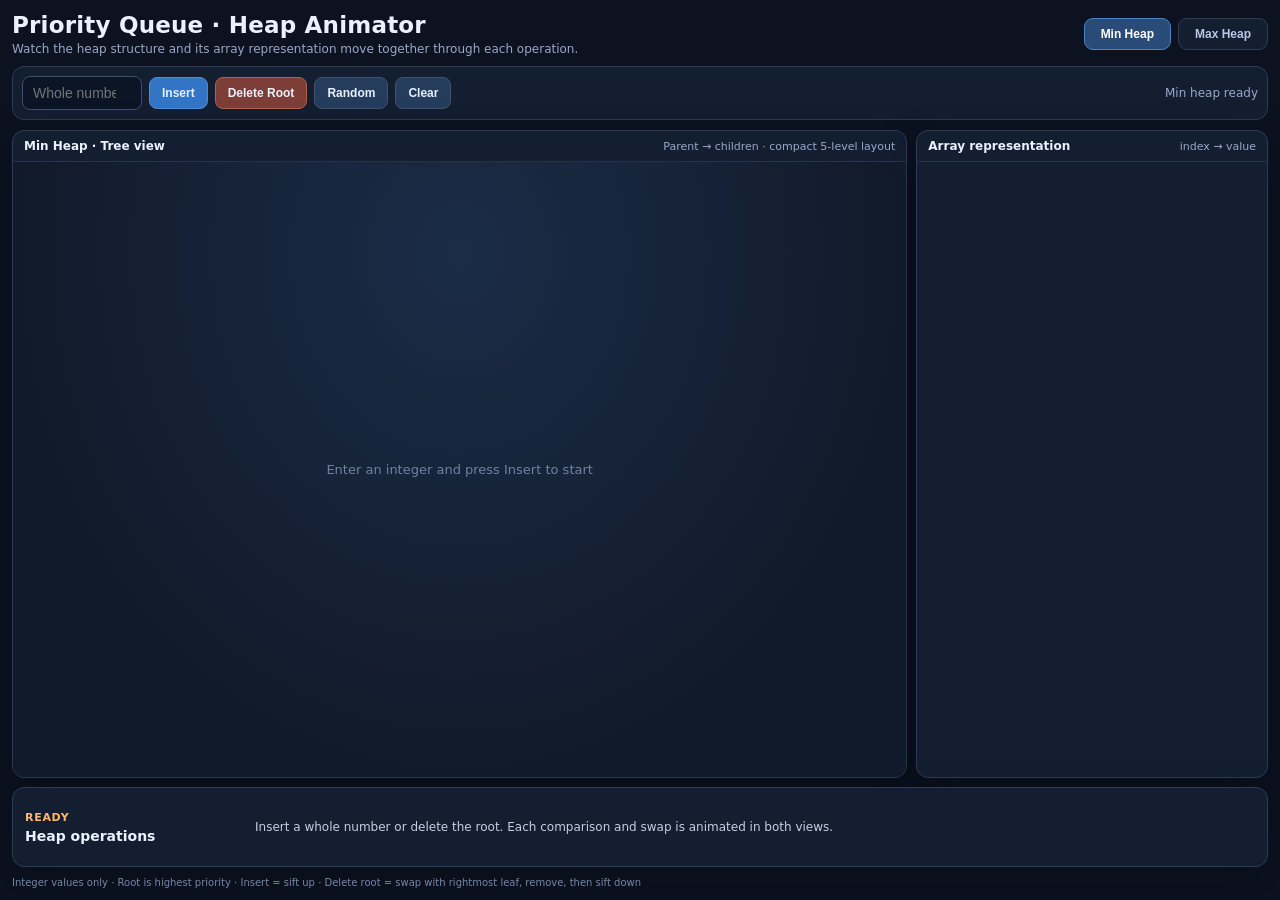
<file: Prioirity_Queue/priority-queue-animation-minheap-maxheap.html>
<!DOCTYPE html>
<html lang="en">
<head>
<meta charset="utf-8"><meta name="viewport" content="width=device-width,initial-scale=1">
<title>Priority Queue · Heap Animator</title>
<style>
:root{--bg:#0c1220;--surface:#141e31;--surface2:#1b2940;--border:#2b3c59;--text:#eaf1ff;--muted:#98a9c8;--blue:#7db5ff;--cyan:#68e1e5;--orange:#ffb76a;--green:#77e0ad;--node:#233a5d;--node-border:#79a8e5;--highlight:#e98a42;--shadow:0 16px 40px #05091266}
*{box-sizing:border-box}html,body{height:100%;margin:0;overflow:hidden;background:var(--bg);color:var(--text);font-family:Inter,ui-sans-serif,system-ui,Segoe UI,Arial,sans-serif}body{padding:12px;display:flex;flex-direction:column;gap:10px}
header{display:flex;align-items:center;justify-content:space-between;gap:10px;flex:0 0 auto}h1{font-size:clamp(17px,2vw,23px);margin:0;letter-spacing:.2px}header p{font-size:12px;color:var(--muted);margin:4px 0 0}.tabs{display:flex;gap:7px}.tab{border:1px solid var(--border);background:var(--surface);color:#b9c9e4;padding:8px 16px;border-radius:9px;font-weight:700;cursor:pointer}.tab.active{background:#284b78;border-color:#4c83c5;color:white}
.toolbar{display:flex;align-items:center;gap:7px;padding:9px;background:var(--surface);border:1px solid var(--border);border-radius:12px;flex-wrap:wrap;flex:0 0 auto}.toolbar input{width:120px;background:#0c1525;border:1px solid #3b4f70;color:white;border-radius:8px;padding:8px 10px;font-size:14px;outline:none}.toolbar input:focus{border-color:var(--blue)}button{border:1px solid #3c5376;background:#263c5c;color:#e9f1ff;border-radius:8px;padding:8px 12px;font-size:12px;font-weight:700;cursor:pointer;transition:background .15s,transform .15s}button:hover{background:#365782}button:active{transform:scale(.97)}button.primary{background:#3275c6;border-color:#4d8cd6}button.danger{background:#7c3e37;border-color:#b65f51}button:disabled{opacity:.45;cursor:not-allowed}.toolbar .spacer{flex:1}.status{font-size:12px;color:var(--muted);min-width:130px;text-align:right}
main{min-height:0;flex:1;display:grid;grid-template-rows:minmax(0,1fr) minmax(80px,auto);gap:9px}.visuals{min-height:0;display:grid;grid-template-columns:minmax(0,1fr) minmax(240px,28%);gap:9px}.treePanel,.arrayPanel,.explainPanel{background:var(--surface);border:1px solid var(--border);border-radius:12px;box-shadow:var(--shadow);min-height:0}.treePanel{display:flex;flex-direction:column;overflow:hidden}.panelHead{padding:8px 11px;border-bottom:1px solid #25344d;display:flex;justify-content:space-between;align-items:center;gap:8px;font-size:12px;font-weight:700;flex:0 0 auto}.panelHead .hint{color:var(--muted);font-weight:500;font-size:11px}.treeStage{flex:1;min-height:0;position:relative;overflow:hidden;background:radial-gradient(ellipse at 50% 15%,#1b2c47 0%,#111a2a 70%)}svg#treeSvg{width:100%;height:100%;display:block}.edges line{stroke:#5a7398;stroke-width:2;opacity:.75}.nodeCircle{fill:var(--node);stroke:var(--node-border);stroke-width:2;filter:drop-shadow(0 3px 5px #0005)}.nodeCircle.highlight{fill:var(--highlight);stroke:#ffd098;filter:drop-shadow(0 0 7px #f4a14b66)}.nodeCircle.pulse{stroke:var(--cyan);stroke-width:4;filter:drop-shadow(0 0 9px #64e3eb88)}.nodeText{fill:#f4f8ff;font-size:15px;font-weight:800;text-anchor:middle;dominant-baseline:central;pointer-events:none}.idxText{fill:#90a7c8;font-size:10px;text-anchor:middle}.nodeGroup{transition:transform 500ms cubic-bezier(.2,.78,.22,1);will-change:transform}.nodeGroup.fading{opacity:0;transition:opacity 280ms ease,transform 350ms ease}.emptyHint{position:absolute;inset:0;display:grid;place-items:center;color:#71839f;font-size:13px;pointer-events:none}
.arrayPanel{display:flex;flex-direction:column;overflow:hidden}.arrayViewport{flex:1;min-height:0;overflow:auto;padding:12px 11px;display:block}.arrayStrip{position:relative;display:flex;align-items:center;align-content:flex-start;min-height:64px;width:100%;gap:16px 7px;flex-wrap:wrap}.arrayCell{min-width:45px;width:45px;height:54px;border-radius:9px;border:1px solid #49678f;background:#213653;display:flex;flex-direction:column;justify-content:center;align-items:center;position:relative;flex:0 0 auto;transition:transform 480ms cubic-bezier(.2,.78,.22,1),background 180ms,border-color 180ms,opacity 240ms;will-change:transform}.arrayCell strong{font-size:16px}.arrayCell small{font-size:9px;color:#a9bfdc;margin-top:3px}.arrayCell.highlight{background:#a65c2e;border-color:#ffbf7a;box-shadow:0 0 12px #f3a25444}.arrayCell.pulse{border-color:var(--cyan);box-shadow:0 0 12px #68e1e566}.arrayCell.removing{opacity:0;transform:translateY(-14px) scale(.75)!important;transition:opacity 300ms,transform 300ms}.arrayEmpty{color:#7084a4;font-size:12px;align-self:center}
.explainPanel{padding:9px 12px;display:grid;grid-template-columns:minmax(140px,220px) 1fr;align-items:center;gap:10px;overflow:hidden}.phase{font-size:11px;color:var(--orange);font-weight:800;text-transform:uppercase;letter-spacing:.7px;margin-bottom:4px}.explainTitle{font-size:14px;font-weight:800;white-space:nowrap;overflow:hidden;text-overflow:ellipsis}.explainText{font-size:12px;color:#c3d0e6;line-height:1.4;max-height:3em;overflow:hidden}.footerTip{font-size:10px;color:#7588a8;flex:0 0 auto}
@media(max-width:760px){body{padding:8px;gap:7px}.visuals{grid-template-columns:minmax(0,1fr) minmax(190px,36%)}.arrayCell{min-width:38px;width:38px}.toolbar input{width:100px}.explainPanel{grid-template-columns:125px 1fr}.status{min-width:unset}}
@media(max-height:600px){body{padding:7px;gap:6px}.toolbar{padding:6px}.treePanel .panelHead{padding:5px 9px}.arrayCell{height:47px}.explainPanel{padding:6px 9px}.explainText{font-size:11px}}
</style></head><body>
<header><div><h1>Priority Queue · Heap Animator</h1><p>Watch the heap structure and its array representation move together through each operation.</p></div><div class="tabs"><button class="tab active" data-mode="min">Min Heap</button><button class="tab" data-mode="max">Max Heap</button></div></header>
<div class="toolbar"><input id="valueInput" type="number" step="1" placeholder="Whole number" aria-label="Value to insert"><button class="primary" id="insertBtn">Insert</button><button id="deleteBtn" class="danger">Delete Root</button><button id="randomBtn">Random</button><button id="clearBtn">Clear</button><span class="spacer"></span><div class="status" id="status">Min heap ready</div></div>
<main><div class="visuals"><section class="treePanel"><div class="panelHead"><span id="treeTitle">Min Heap · Tree view</span><span class="hint">Parent → children · compact 5-level layout</span></div><div class="treeStage"><svg id="treeSvg" aria-label="Heap tree"></svg><div class="emptyHint" id="emptyHint">Enter an integer and press Insert to start</div></div></section>
<section class="arrayPanel"><div class="panelHead"><span>Array representation</span><span class="hint">index → value</span></div><div class="arrayViewport"><div class="arrayStrip" id="arrayStrip"></div></div></section></div>
<section class="explainPanel"><div><div class="phase" id="phaseLabel">Ready</div><div class="explainTitle" id="explainTitle">Heap operations</div></div><div class="explainText" id="explainText">Insert a whole number or delete the root. Each comparison and swap is animated in both views.</div></section></main>
<div class="footerTip">Integer values only · Root is highest priority · Insert = sift up · Delete root = swap with rightmost leaf, remove, then sift down</div>
<script>
(()=>{
const svg=document.getElementById('treeSvg'),strip=document.getElementById('arrayStrip'),hint=document.getElementById('emptyHint'),input=document.getElementById('valueInput'),status=document.getElementById('status'),phase=document.getElementById('phaseLabel'),title=document.getElementById('explainTitle'),desc=document.getElementById('explainText'),treeTitle=document.getElementById('treeTitle');
let mode='min',heaps={min:[],max:[]},heap=heaps.min,busy=false,nextId=0;
const better=(a,b)=>mode==='min'?a.value<b.value:a.value>b.value;
const sleep=ms=>new Promise(r=>setTimeout(r,ms));
function announce(p,t,d){phase.textContent=p;title.textContent=t;desc.textContent=d;status.textContent=t;}
function dimensions(){const rect=svg.getBoundingClientRect();return {w:Math.max(260,rect.width),h:Math.max(200,rect.height)};}
function positions(){const {w,h}=dimensions(),count=heap.length,depth=count?Math.floor(Math.log2(count))+1:0;const radius=Math.max(14,Math.min(22,Math.round(Math.min(w/32,h/15))));const levelGap=Math.min(68,Math.max(43,(h-2*radius-36)/5));const top=radius+20;const out=[];for(let i=0;i<count;i++){const level=Math.floor(Math.log2(i+1)),pos=i-(2**level-1),nodes=2**level;let x=w*(pos+1)/(nodes+1); // modest horizontal spacing but no excessive crowding
x=Math.max(radius+4,Math.min(w-radius-4,x));out.push({x,y:top+level*levelGap,r:radius,level});}return out;}
const svgNS='http://www.w3.org/2000/svg';let edgeLayer=null,nodeMap=new Map();
function renderTree(highIds=[],pulseIds=[]){const {w,h}=dimensions();svg.setAttribute('viewBox',`0 0 ${w} ${h}`);if(!edgeLayer){edgeLayer=document.createElementNS(svgNS,'g');edgeLayer.setAttribute('class','edges');svg.appendChild(edgeLayer);}edgeLayer.innerHTML='';const pos=positions();heap.forEach((n,i)=>{if(i>0){const p=Math.floor((i-1)/2),line=document.createElementNS(svgNS,'line');line.setAttribute('x1',pos[p].x);line.setAttribute('y1',pos[p].y);line.setAttribute('x2',pos[i].x);line.setAttribute('y2',pos[i].y);edgeLayer.appendChild(line);}});const alive=new Set();heap.forEach((n,i)=>{alive.add(n.id);let g=nodeMap.get(n.id);if(!g){g=document.createElementNS(svgNS,'g');g.setAttribute('class','nodeGroup');const c=document.createElementNS(svgNS,'circle');c.setAttribute('class','nodeCircle');const value=document.createElementNS(svgNS,'text');value.setAttribute('class','nodeText');value.setAttribute('y','1');const index=document.createElementNS(svgNS,'text');index.setAttribute('class','idxText');g.append(c,value,index);svg.appendChild(g);nodeMap.set(n.id,g);}const p=pos[i],c=g.querySelector('circle'),texts=g.querySelectorAll('text');c.setAttribute('r',p.r);c.setAttribute('class','nodeCircle'+(highIds.includes(n.id)?' highlight':'')+(pulseIds.includes(n.id)?' pulse':''));texts[0].textContent=n.value;texts[1].textContent=`i=${i}`;texts[1].setAttribute('y',p.r+14);g.style.transform=`translate(${p.x}px,${p.y}px)`;});for(const [id,g] of nodeMap){if(!alive.has(id)){g.remove();nodeMap.delete(id);}}hint.style.display=heap.length?'none':'grid';}
function renderArray(highIds=[],pulseIds=[]){const oldPositions=new Map();strip.querySelectorAll('.arrayCell').forEach(el=>{const r=el.getBoundingClientRect();oldPositions.set(el.dataset.id,{left:r.left,top:r.top});});strip.innerHTML='';heap.forEach((n,i)=>{const cell=document.createElement('div');cell.className='arrayCell'+(highIds.includes(n.id)?' highlight':'')+(pulseIds.includes(n.id)?' pulse':'');cell.dataset.id=n.id;cell.innerHTML=`<strong>${n.value}</strong><small>i=${i}</small>`;strip.appendChild(cell);});const cells=[...strip.children];cells.forEach(el=>{const old=oldPositions.get(el.dataset.id);if(old!==undefined){const now=el.getBoundingClientRect(),dx=old.left-now.left,dy=old.top-now.top;if(dx||dy){el.style.transition='none';el.style.transform=`translate(${dx}px,${dy}px)`;requestAnimationFrame(()=>requestAnimationFrame(()=>{el.style.transition='';el.style.transform='';}));}}});}
function render(high=[],pulse=[]){renderTree(high,pulse);renderArray(high,pulse);}
async function swap(i,j,why){if(i===j)return;const a=heap[i],b=heap[j];announce('SWAP',`Swap ${a.value} ↔ ${b.value}`,why);render([a.id,b.id],[a.id,b.id]);await sleep(220); // animated spatially in tree and array
[heap[i],heap[j]]=[heap[j],heap[i]];render([a.id,b.id],[a.id,b.id]);await sleep(540);render();}
async function insertValue(v){if(busy)return;busy=true;const n={id:++nextId,value:v};announce('INSERT',`Insert ${v}`,`Append ${v} as the next leaf (index ${heap.length}). The complete-tree shape stays intact.`);heap.push(n);render([n.id]);await sleep(450);let i=heap.length-1;while(i>0){let p=Math.floor((i-1)/2);announce('COMPARE',`Compare ${n.value} with parent ${heap[p].value}`,mode==='min'?`${n.value} is compared with its parent. A smaller value has higher priority in a min heap.`:`${n.value} is compared with its parent. A larger value has higher priority in a max heap.`);render([heap[i].id,heap[p].id]);await sleep(450);if(!better(heap[i],heap[p])){announce('DONE',`No swap needed`,`Heap order is satisfied: ${heap[i].value} does not outrank its parent ${heap[p].value}.`);render([heap[i].id,heap[p].id]);await sleep(480);break;}await swap(i,p,`${heap[i].value} outranks parent ${heap[p].value}. They glide to each other's positions.`);i=p;}announce('COMPLETE',`Inserted ${v}`,`Insertion is complete. The heap property holds at every parent-child relationship.`);render();await sleep(500);busy=false;}
async function deleteRoot(){if(busy)return;busy=true;if(!heap.length){announce('EMPTY','Nothing to delete','The heap is empty. Add an integer first.');busy=false;return;}if(heap.length===1){let old=heap[0];announce('DELETE ROOT',`Remove root ${old.value}`,`This is the only element. It fades out and the heap becomes empty.`);render([old.id],[old.id]);await sleep(400);heap=[];heaps[mode]=heap;render();announce('COMPLETE','Heap is empty','Deleted the only element.');busy=false;return;}
const root=heap[0],leafIndex=heap.length-1,leaf=heap[leafIndex];announce('DELETE · ROOT/LEAF',`Swap root ${root.value} with rightmost leaf ${leaf.value}`,`Deletion starts by exchanging the root with the rightmost leaf in the bottommost occupied level. The leaf position is then removed.`);render([root.id,leaf.id],[root.id,leaf.id]);await sleep(200);[heap[0],heap[leafIndex]]=[heap[leafIndex],heap[0]];render([root.id,leaf.id],[root.id,leaf.id]);await sleep(560);
announce('REMOVE LEAF',`Remove ${root.value} from the leaf position`,`The former root ${root.value} is now at the rightmost leaf. Pause briefly as that leaf is removed.`);render([root.id],[root.id]);await sleep(500);heap.pop();render([leaf.id]);await sleep(300);
let i=0;while(true){const l=2*i+1,r=l+1;let best=i;if(l<heap.length&&better(heap[l],heap[best]))best=l;if(r<heap.length&&better(heap[r],heap[best]))best=r;if(best===i){announce('DONE',`Sift-down complete at ${heap[i].value}`,`Neither child outranks the current node. Heap order is restored.`);render([heap[i].id]);await sleep(420);break;}announce('COMPARE CHILDREN',`Compare ${heap[i].value} with child ${heap[best].value}`,`The higher-priority child (${heap[best].value}) moves upward. Swap with the current node and continue downward.`);render([heap[i].id,heap[best].id]);await sleep(430);await swap(i,best,`${heap[best].value} has higher priority than ${heap[i].value}; exchange them to restore heap order.`);i=best;}
announce('COMPLETE',`Deleted root ${root.value}`,`Root deletion is complete. The new root is ${heap[0]?.value??'—'} and the heap property has been restored.`);render();await sleep(450);busy=false;}
function setMode(m){if(busy)return;mode=m;heap=heaps[m];document.querySelectorAll('.tab').forEach(b=>b.classList.toggle('active',b.dataset.mode===m));treeTitle.textContent=(m==='min'?'Min Heap':'Max Heap')+' · Tree view';announce('READY',`${m==='min'?'Min':'Max'} heap selected`,`Enter a whole number to insert or delete the root to see priority queue behavior.`);render();}
document.querySelectorAll('.tab').forEach(b=>b.addEventListener('click',()=>setMode(b.dataset.mode)));document.getElementById('insertBtn').onclick=()=>{if(input.value.trim()===''||!Number.isSafeInteger(Number(input.value))){input.focus();return;}let v=Number(input.value);input.value='';insertValue(v);};input.addEventListener('keydown',e=>{if(e.key==='Enter')document.getElementById('insertBtn').click();});document.getElementById('deleteBtn').onclick=deleteRoot;document.getElementById('randomBtn').onclick=()=>insertValue(Math.floor(Math.random()*101)-50);document.getElementById('clearBtn').onclick=()=>{if(busy)return;heap=[];heaps[mode]=heap;render();announce('CLEARED','Heap cleared','Start a fresh heap by inserting whole numbers.');};window.addEventListener('resize',()=>render());render();
})();
</script></body></html>
</file>
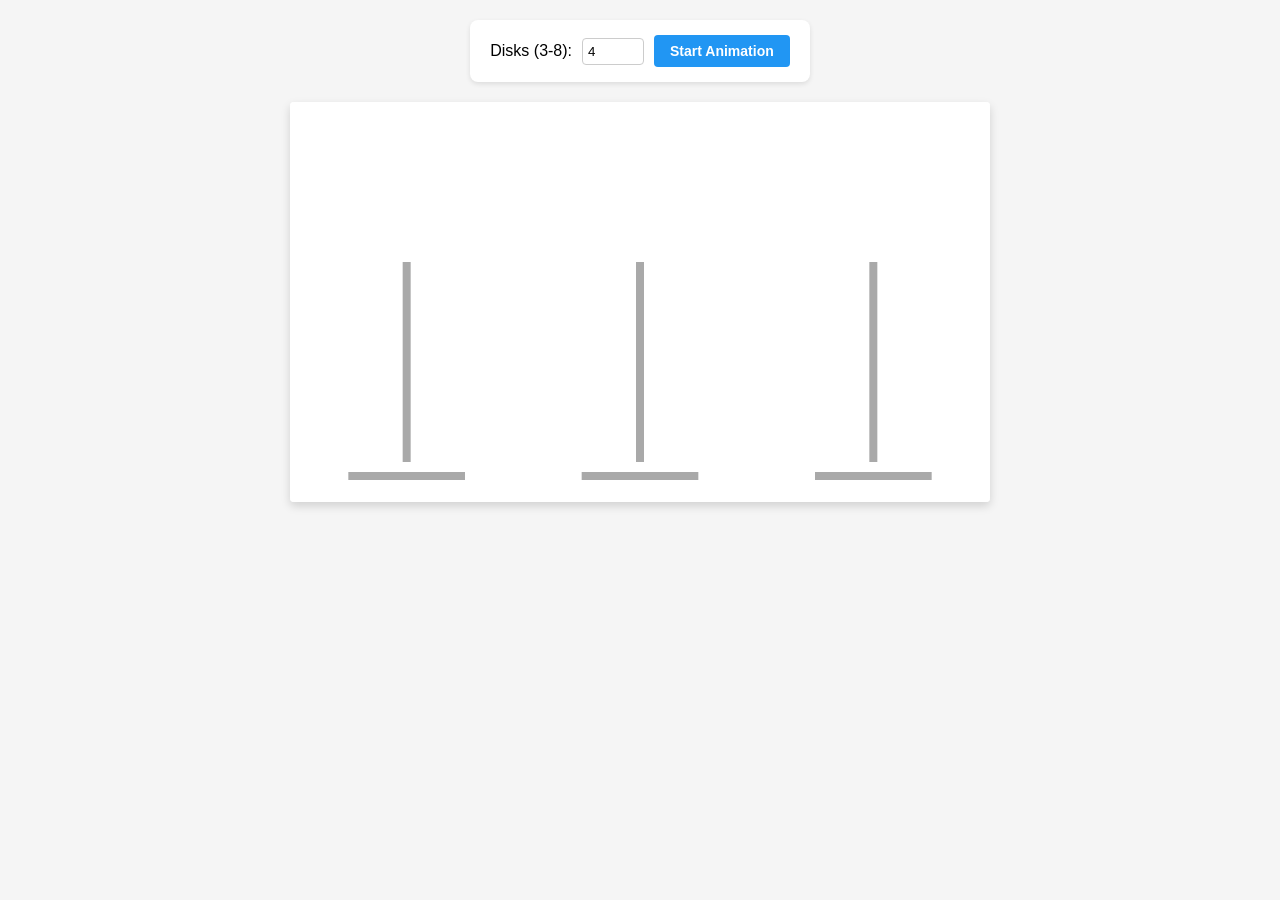
<file: TowerOfHanoi/toh.html>
<!DOCTYPE html>
<html lang="en">
<head>
    <meta charset="UTF-8">
    <meta name="viewport" content="width=device-width, initial-scale=1.0">
    <title>Tower of Hanoi - Responsive & Smooth</title>
    <link rel="stylesheet" href="style.css">
</head>
<body>

    <div class="controls">
        <label for="diskCount">Disks (3-8): </label>
        <input type="number" id="diskCount" min="3" max="8" value="4">
        <button onclick="initHanoi()">Start Animation</button>
    </div>

    <div class="canvas-container">
        <canvas id="hanoiCanvas" width="700" height="400"></canvas>
    </div>

    <script src="script.js"></script>
</body>
</html>
</file>
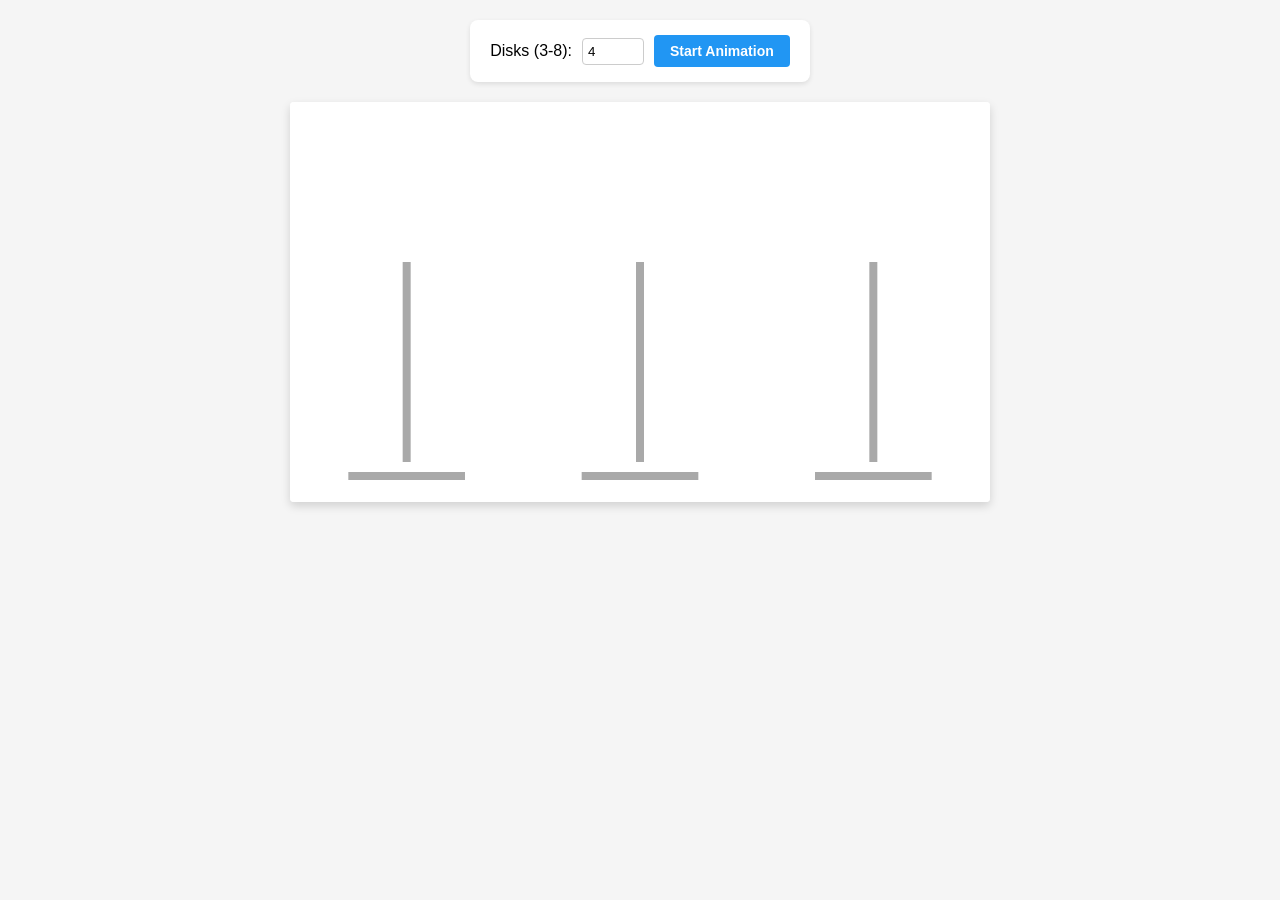
<file: TowerOfHanoi/tower-of-hanoi-mobile-friendly.html>
<!DOCTYPE html>
<html lang="en">
<head>
    <meta charset="UTF-8">
    <meta name="viewport" content="width=device-width, initial-scale=1.0">
    <title>Tower of Hanoi - Responsive & Smooth</title>
    <style>
        body {
            font-family: Arial, sans-serif;
            display: flex;
            flex-direction: column;
            align-items: center;
            background-color: #f5f5f5;
            margin: 20px 10px; /* Reduced margin for mobile */
        }
        
        .controls {
            background: white;
            padding: 15px 20px;
            border-radius: 8px;
            box-shadow: 0 2px 5px rgba(0,0,0,0.1);
            margin-bottom: 20px;
            /* Flex properties for mobile wrapping */
            display: flex;
            flex-wrap: wrap;
            align-items: center;
            justify-content: center;
            gap: 10px;
            max-width: 100%;
            box-sizing: border-box;
            text-align: center;
        }
        
        input[type="number"] {
            width: 50px;
            padding: 5px;
            border: 1px solid #ccc;
            border-radius: 4px;
        }
        
        button {
            padding: 8px 16px;
            background-color: #2196F3;
            color: white;
            border: none;
            border-radius: 4px;
            cursor: pointer;
            font-size: 14px;
            font-weight: bold;
            transition: background-color 0.2s;
            white-space: nowrap;
        }
        
        button:hover {
            background-color: #1976D2;
        }
        
        /* The key responsive fix for the canvas */
        .canvas-container {
            width: 100%;
            max-width: 700px; /* Caps the size on desktop */
            display: flex;
            justify-content: center;
        }

        canvas {
            background-color: white;
            box-shadow: 0 4px 10px rgba(0,0,0,0.15);
            border-radius: 4px;
            width: 100%;      /* Shrinks on mobile screens */
            height: auto;     /* Maintains the 700x400 aspect ratio */
            display: block;
        }
    </style>
</head>
<body>

    <div class="controls">
        <label for="diskCount">Disks (3-8): </label>
        <input type="number" id="diskCount" min="3" max="8" value="4">
        <button onclick="initHanoi()">Start Animation</button>
    </div>

    <div class="canvas-container">
        <canvas id="hanoiCanvas" width="700" height="400"></canvas>
    </div>

    <script>
        const canvas = document.getElementById('hanoiCanvas');
        const ctx = canvas.getContext('2d');
        
        let pegs = [[], [], []];
        let moves = [];
        let moveIndex = 0;
        let numDisks = 0;
        
        let animationFrameId = null;
        let movingDisk = null; 
        let nextMoveTimestamp = 0;
        const phaseDuration = 250; 
        const postMoveDelay = 150; 

        let pegX = [];
        let baseY = 0;
        let maxDiskWidth = 0;
        const minDiskWidth = 30;
        let diskHeight = 0;
        
        const diskColors = [
            "#4CAF50", "#2196F3", "#FF9800", "#9C27B0", 
            "#F44336", "#3F51B5", "#00BCD4", "#8BC34A"
        ];

        function initHanoi() {
            if (animationFrameId) {
                cancelAnimationFrame(animationFrameId);
            }

            let inputVal = parseInt(document.getElementById('diskCount').value, 10);
            numDisks = Math.max(3, Math.min(8, inputVal || 3));
            document.getElementById('diskCount').value = numDisks;

            const w = canvas.width;
            const h = canvas.height;
            baseY = h - 40;
            pegX = [w / 6, w / 2, w * 5 / 6];
            maxDiskWidth = w / 5;
            diskHeight = Math.max(16, (baseY - (baseY - 200)) / Math.max(6, numDisks));

            pegs = [[], [], []];
            for (let size = numDisks; size >= 1; size--) {
                pegs[0].push(size);
            }

            moves = [];
            moveIndex = 0;
            generateMoves(numDisks, 0, 2, 1);

            movingDisk = null;
            nextMoveTimestamp = performance.now() + 300; 

            requestAnimationFrame(animationLoop);
        }

        function generateMoves(n, from, to, aux) {
            if (n === 0) return;
            generateMoves(n - 1, from, aux, to);
            moves.push({ disk: n, from: from, to: to });
            generateMoves(n - 1, aux, to, from);
        }

        function easeInOutQuad(t) {
            return t < 0.5 ? 2 * t * t : -1 + (4 - 2 * t) * t;
        }

        function animationLoop(timestamp) {
            updateAnimation(timestamp);
            drawPanel();
            animationFrameId = requestAnimationFrame(animationLoop);
        }

        function updateAnimation(timestamp) {
            if (timestamp < nextMoveTimestamp) return;

            if (movingDisk === null) {
                if (moveIndex >= moves.length) return; 

                const m = moves[moveIndex];
                if (pegs[m.from].length > 0) {
                    const size = pegs[m.from].pop(); 

                    const startX = pegX[m.from];
                    const startY = baseY - (pegs[m.from].length + 1) * diskHeight;
                    const targetX = pegX[m.to];
                    const targetY = baseY - (pegs[m.to].length + 1) * diskHeight;
                    const clearanceY = baseY - 230; 

                    movingDisk = {
                        size: size,
                        x: startX,
                        y: startY,
                        startX: startX,
                        startY: startY,
                        targetX: targetX,
                        targetY: targetY,
                        clearanceY: clearanceY,
                        phase: 'UP', 
                        phaseStartTime: timestamp
                    };
                }
            } else {
                let elapsed = timestamp - movingDisk.phaseStartTime;
                let t = Math.min(elapsed / phaseDuration, 1);
                let easedT = easeInOutQuad(t);

                switch (movingDisk.phase) {
                    case 'UP':
                        movingDisk.y = movingDisk.startY + (movingDisk.clearanceY - movingDisk.startY) * easedT;
                        if (t === 1) {
                            movingDisk.phase = 'ACROSS';
                            movingDisk.phaseStartTime = timestamp;
                        }
                        break;
                    case 'ACROSS':
                        movingDisk.x = movingDisk.startX + (movingDisk.targetX - movingDisk.startX) * easedT;
                        if (t === 1) {
                            movingDisk.phase = 'DOWN';
                            movingDisk.phaseStartTime = timestamp;
                        }
                        break;
                    case 'DOWN':
                        movingDisk.y = movingDisk.clearanceY + (movingDisk.targetY - movingDisk.clearanceY) * easedT;
                        if (t === 1) {
                            pegs[moves[moveIndex].to].push(movingDisk.size);
                            movingDisk = null;
                            moveIndex++;
                            nextMoveTimestamp = timestamp + postMoveDelay; 
                        }
                        break;
                }
            }
        }

        function drawSingleDisk(diskSize, centerX, centerY) {
            const widthDisk = minDiskWidth + (diskSize - 1) * ((maxDiskWidth - minDiskWidth) / Math.max(1, numDisks - 1));
            const x = centerX - widthDisk / 2;

            ctx.fillStyle = diskColors[(diskSize - 1) % diskColors.length];
            ctx.strokeStyle = "black";
            ctx.lineWidth = 1;

            roundRect(ctx, x, centerY, widthDisk, diskHeight - 2, 10);
            ctx.fill();
            ctx.stroke();

            ctx.fillStyle = "white";
            ctx.font = "bold 12px Arial";
            ctx.textAlign = "center";
            ctx.textBaseline = "middle";
            ctx.fillText(diskSize.toString(), centerX, centerY + (diskHeight - 2) / 2);
        }

        function roundRect(ctx, x, y, width, height, radius) {
            ctx.beginPath();
            ctx.moveTo(x + radius, y);
            ctx.lineTo(x + width - radius, y);
            ctx.quadraticCurveTo(x + width, y, x + width, y + radius);
            ctx.lineTo(x + width, y + height - radius);
            ctx.quadraticCurveTo(x + width, y + height, x + width - radius, y + height);
            ctx.lineTo(x + radius, y + height);
            ctx.quadraticCurveTo(x, y + height, x, y + height - radius);
            ctx.lineTo(x, y + radius);
            ctx.quadraticCurveTo(x, y, x + radius, y);
            ctx.closePath();
        }

        function drawPanel() {
            const w = canvas.width;
            const h = canvas.height;

            ctx.fillStyle = "white";
            ctx.fillRect(0, 0, w, h);

            const pegWidth = 8;

            ctx.fillStyle = "darkgray";
            for (let i = 0; i < 3; i++) {
                ctx.fillRect(pegX[i] - w / 12, baseY + 10, w / 6, 8); 
                ctx.fillRect(pegX[i] - pegWidth / 2, baseY - 200, pegWidth, 200); 
            }

            for (let i = 0; i < 3; i++) {
                const stack = pegs[i];
                for (let depth = 0; depth < stack.length; depth++) {
                    const diskSize = stack[depth];
                    const centerY = baseY - (depth + 1) * diskHeight;
                    drawSingleDisk(diskSize, pegX[i], centerY);
                }
            }

            if (movingDisk !== null) {
                drawSingleDisk(movingDisk.size, movingDisk.x, movingDisk.y);
            }
        }

        const w = canvas.width;
        const h = canvas.height;
        baseY = h - 40;
        pegX = [w / 6, w / 2, w * 5 / 6];
        maxDiskWidth = w / 5;
        diskHeight = Math.max(16, (baseY - (baseY - 200)) / 6);
        drawPanel();
    </script>
</body>
</html>
</file>
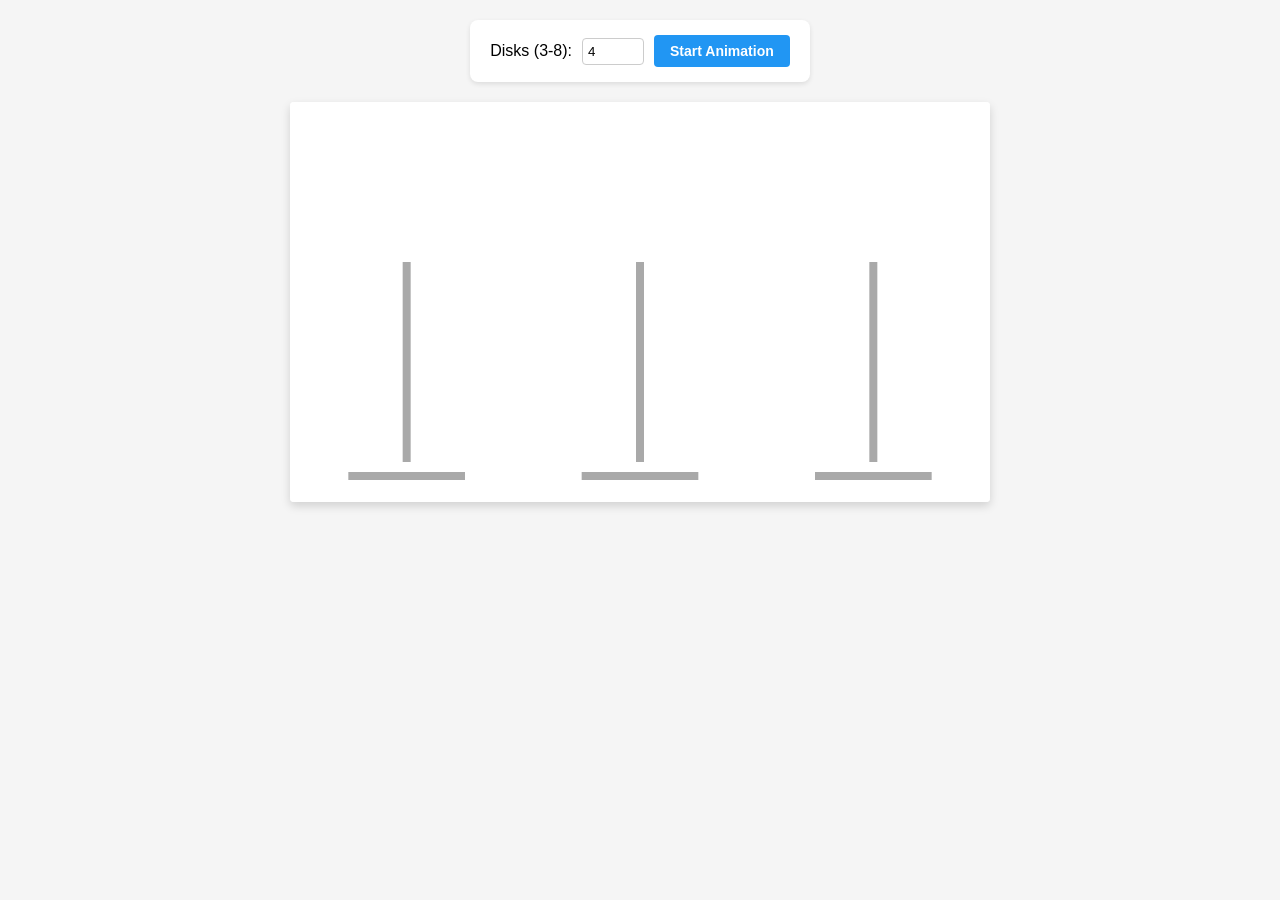
<file: TowerOfHanoi/tower-of-hanoi-mobile-friendly_old.html>
<!DOCTYPE html>
<html lang="en">
<head>
    <meta charset="UTF-8">
    <meta name="viewport" content="width=device-width, initial-scale=1.0">
    <title>Tower of Hanoi - Responsive & Smooth</title>
    <style>
        body {
            font-family: Arial, sans-serif;
            display: flex;
            flex-direction: column;
            align-items: center;
            background-color: #f5f5f5;
            margin: 20px 10px; /* Reduced margin for mobile */
        }
        
        .controls {
            background: white;
            padding: 15px 20px;
            border-radius: 8px;
            box-shadow: 0 2px 5px rgba(0,0,0,0.1);
            margin-bottom: 20px;
            /* Flex properties for mobile wrapping */
            display: flex;
            flex-wrap: wrap;
            align-items: center;
            justify-content: center;
            gap: 10px;
            max-width: 100%;
            box-sizing: border-box;
            text-align: center;
        }
        
        input[type="number"] {
            width: 50px;
            padding: 5px;
            border: 1px solid #ccc;
            border-radius: 4px;
        }
        
        button {
            padding: 8px 16px;
            background-color: #2196F3;
            color: white;
            border: none;
            border-radius: 4px;
            cursor: pointer;
            font-size: 14px;
            font-weight: bold;
            transition: background-color 0.2s;
            white-space: nowrap;
        }
        
        button:hover {
            background-color: #1976D2;
        }
        
        /* The key responsive fix for the canvas */
        .canvas-container {
            width: 100%;
            max-width: 700px; /* Caps the size on desktop */
            display: flex;
            justify-content: center;
        }

        canvas {
            background-color: white;
            box-shadow: 0 4px 10px rgba(0,0,0,0.15);
            border-radius: 4px;
            width: 100%;      /* Shrinks on mobile screens */
            height: auto;     /* Maintains the 700x400 aspect ratio */
            display: block;
        }
    </style>
</head>
<body>

    <div class="controls">
        <label for="diskCount">Disks (3-8): </label>
        <input type="number" id="diskCount" min="3" max="8" value="4">
        <button onclick="initHanoi()">Start Animation</button>
    </div>

    <div class="canvas-container">
        <canvas id="hanoiCanvas" width="700" height="400"></canvas>
    </div>

    <script>
        const canvas = document.getElementById('hanoiCanvas');
        const ctx = canvas.getContext('2d');
        
        let pegs = [[], [], []];
        let moves = [];
        let moveIndex = 0;
        let numDisks = 0;
        
        let animationFrameId = null;
        let movingDisk = null; 
        let nextMoveTimestamp = 0;
        const phaseDuration = 250; 
        const postMoveDelay = 150; 

        let pegX = [];
        let baseY = 0;
        let maxDiskWidth = 0;
        const minDiskWidth = 30;
        let diskHeight = 0;
        
        const diskColors = [
            "#4CAF50", "#2196F3", "#FF9800", "#9C27B0", 
            "#F44336", "#3F51B5", "#00BCD4", "#8BC34A"
        ];

        function initHanoi() {
            if (animationFrameId) {
                cancelAnimationFrame(animationFrameId);
            }

            let inputVal = parseInt(document.getElementById('diskCount').value, 10);
            numDisks = Math.max(3, Math.min(8, inputVal || 3));
            document.getElementById('diskCount').value = numDisks;

            const w = canvas.width;
            const h = canvas.height;
            baseY = h - 40;
            pegX = [w / 6, w / 2, w * 5 / 6];
            maxDiskWidth = w / 5;
            diskHeight = Math.max(16, (baseY - (baseY - 200)) / Math.max(6, numDisks));

            pegs = [[], [], []];
            for (let size = numDisks; size >= 1; size--) {
                pegs[0].push(size);
            }

            moves = [];
            moveIndex = 0;
            generateMoves(numDisks, 0, 2, 1);

            movingDisk = null;
            nextMoveTimestamp = performance.now() + 300; 

            requestAnimationFrame(animationLoop);
        }

        function generateMoves(n, from, to, aux) {
            if (n === 0) return;
            generateMoves(n - 1, from, aux, to);
            moves.push({ disk: n, from: from, to: to });
            generateMoves(n - 1, aux, to, from);
        }

        function easeInOutQuad(t) {
            return t < 0.5 ? 2 * t * t : -1 + (4 - 2 * t) * t;
        }

        function animationLoop(timestamp) {
            updateAnimation(timestamp);
            drawPanel();
            animationFrameId = requestAnimationFrame(animationLoop);
        }

        function updateAnimation(timestamp) {
            if (timestamp < nextMoveTimestamp) return;

            if (movingDisk === null) {
                if (moveIndex >= moves.length) return; 

                const m = moves[moveIndex];
                if (pegs[m.from].length > 0) {
                    const size = pegs[m.from].pop(); 

                    const startX = pegX[m.from];
                    const startY = baseY - (pegs[m.from].length + 1) * diskHeight;
                    const targetX = pegX[m.to];
                    const targetY = baseY - (pegs[m.to].length + 1) * diskHeight;
                    const clearanceY = baseY - 230; 

                    movingDisk = {
                        size: size,
                        x: startX,
                        y: startY,
                        startX: startX,
                        startY: startY,
                        targetX: targetX,
                        targetY: targetY,
                        clearanceY: clearanceY,
                        phase: 'UP', 
                        phaseStartTime: timestamp
                    };
                }
            } else {
                let elapsed = timestamp - movingDisk.phaseStartTime;
                let t = Math.min(elapsed / phaseDuration, 1);
                let easedT = easeInOutQuad(t);

                switch (movingDisk.phase) {
                    case 'UP':
                        movingDisk.y = movingDisk.startY + (movingDisk.clearanceY - movingDisk.startY) * easedT;
                        if (t === 1) {
                            movingDisk.phase = 'ACROSS';
                            movingDisk.phaseStartTime = timestamp;
                        }
                        break;
                    case 'ACROSS':
                        movingDisk.x = movingDisk.startX + (movingDisk.targetX - movingDisk.startX) * easedT;
                        if (t === 1) {
                            movingDisk.phase = 'DOWN';
                            movingDisk.phaseStartTime = timestamp;
                        }
                        break;
                    case 'DOWN':
                        movingDisk.y = movingDisk.clearanceY + (movingDisk.targetY - movingDisk.clearanceY) * easedT;
                        if (t === 1) {
                            pegs[moves[moveIndex].to].push(movingDisk.size);
                            movingDisk = null;
                            moveIndex++;
                            nextMoveTimestamp = timestamp + postMoveDelay; 
                        }
                        break;
                }
            }
        }

        function drawSingleDisk(diskSize, centerX, centerY) {
            const widthDisk = minDiskWidth + (diskSize - 1) * ((maxDiskWidth - minDiskWidth) / Math.max(1, numDisks - 1));
            const x = centerX - widthDisk / 2;

            ctx.fillStyle = diskColors[(diskSize - 1) % diskColors.length];
            ctx.strokeStyle = "black";
            ctx.lineWidth = 1;

            roundRect(ctx, x, centerY, widthDisk, diskHeight - 2, 10);
            ctx.fill();
            ctx.stroke();

            ctx.fillStyle = "white";
            ctx.font = "bold 12px Arial";
            ctx.textAlign = "center";
            ctx.textBaseline = "middle";
            ctx.fillText(diskSize.toString(), centerX, centerY + (diskHeight - 2) / 2);
        }

        function roundRect(ctx, x, y, width, height, radius) {
            ctx.beginPath();
            ctx.moveTo(x + radius, y);
            ctx.lineTo(x + width - radius, y);
            ctx.quadraticCurveTo(x + width, y, x + width, y + radius);
            ctx.lineTo(x + width, y + height - radius);
            ctx.quadraticCurveTo(x + width, y + height, x + width - radius, y + height);
            ctx.lineTo(x + radius, y + height);
            ctx.quadraticCurveTo(x, y + height, x, y + height - radius);
            ctx.lineTo(x, y + radius);
            ctx.quadraticCurveTo(x, y, x + radius, y);
            ctx.closePath();
        }

        function drawPanel() {
            const w = canvas.width;
            const h = canvas.height;

            ctx.fillStyle = "white";
            ctx.fillRect(0, 0, w, h);

            const pegWidth = 8;

            ctx.fillStyle = "darkgray";
            for (let i = 0; i < 3; i++) {
                ctx.fillRect(pegX[i] - w / 12, baseY + 10, w / 6, 8); 
                ctx.fillRect(pegX[i] - pegWidth / 2, baseY - 200, pegWidth, 200); 
            }

            for (let i = 0; i < 3; i++) {
                const stack = pegs[i];
                for (let depth = 0; depth < stack.length; depth++) {
                    const diskSize = stack[depth];
                    const centerY = baseY - (depth + 1) * diskHeight;
                    drawSingleDisk(diskSize, pegX[i], centerY);
                }
            }

            if (movingDisk !== null) {
                drawSingleDisk(movingDisk.size, movingDisk.x, movingDisk.y);
            }
        }

        const w = canvas.width;
        const h = canvas.height;
        baseY = h - 40;
        pegX = [w / 6, w / 2, w * 5 / 6];
        maxDiskWidth = w / 5;
        diskHeight = Math.max(16, (baseY - (baseY - 200)) / 6);
        drawPanel();
    </script>
</body>
</html>
</file>
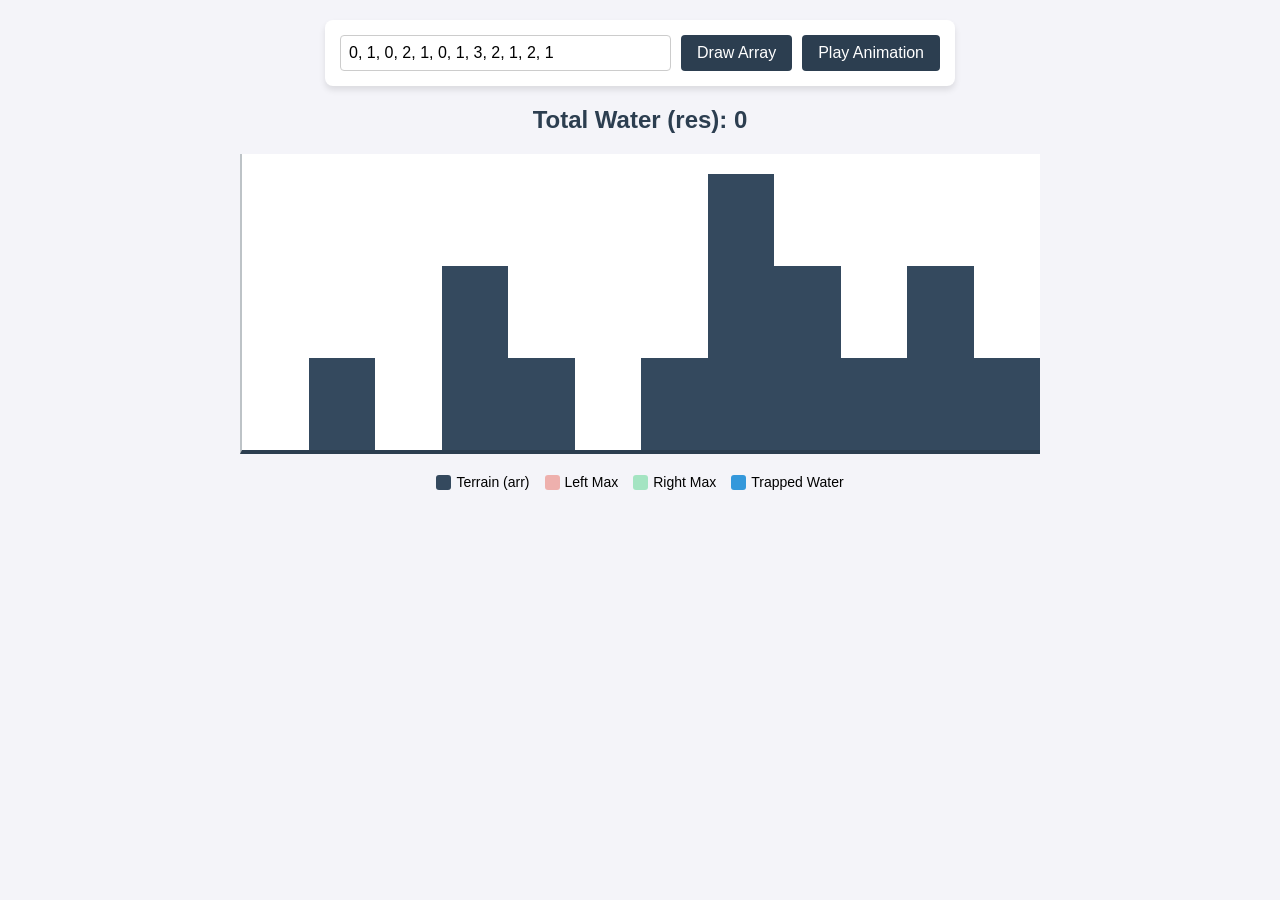
<file: TrappingRainWater/trapping-rain-water.html>
<!DOCTYPE html>
<html lang="en">
<head>
    <meta charset="UTF-8">
    <meta name="viewport" content="width=device-width, initial-scale=1.0">
    <title>Trapping Rainwater Animation</title>
    <style>
        :root {
            --bg-color: #f4f4f9;
            --bar-color: #34495e;
            --left-color: rgba(231, 76, 60, 0.4); /* Translucent Red */
            --right-color: rgba(46, 204, 113, 0.4); /* Translucent Green */
            --water-color: #3498db; /* Solid Blue */
        }

        body {
            font-family: 'Segoe UI', Tahoma, Geneva, Verdana, sans-serif;
            background-color: var(--bg-color);
            margin: 0;
            padding: 20px;
            display: flex;
            flex-direction: column;
            align-items: center;
        }

        .controls {
            background: white;
            padding: 15px;
            border-radius: 8px;
            box-shadow: 0 4px 6px rgba(0,0,0,0.1);
            margin-bottom: 20px;
            display: flex;
            flex-wrap: wrap;
            gap: 10px;
            justify-content: center;
            width: 100%;
            max-width: 600px;
        }

        input {
            padding: 8px;
            font-size: 16px;
            border: 1px solid #ccc;
            border-radius: 4px;
            flex: 1;
            min-width: 200px;
        }

        button {
            padding: 8px 16px;
            font-size: 16px;
            cursor: pointer;
            border: none;
            border-radius: 4px;
            background-color: #2c3e50;
            color: white;
            transition: background 0.3s;
        }

        button:hover { background-color: #1a252f; }
        button:disabled { background-color: #95a5a6; cursor: not-allowed; }

        .stats {
            font-size: 24px;
            font-weight: bold;
            margin-bottom: 20px;
            color: #2c3e50;
        }

        #chart-container {
            display: flex;
            align-items: flex-end;
            height: 300px;
            width: 100%;
            max-width: 800px;
            background: white;
            border-bottom: 4px solid #2c3e50;
            border-left: 2px solid #bdc3c7;
            padding-top: 20px;
            box-sizing: border-box;
        }

        .column {
            flex: 1;
            height: 100%;
            position: relative;
            display: flex;
            flex-direction: column;
            justify-content: flex-end;
            /* No gaps */
            margin: 0; 
        }

        .bar-base {
            background-color: var(--bar-color);
            width: 100%;
            position: absolute;
            bottom: 0;
            z-index: 4;
            transition: height 0.3s ease;
        }

        .bar-left {
            background-color: var(--left-color);
            width: 100%;
            position: absolute;
            bottom: 0;
            height: 0;
            z-index: 3;
            transition: height 0.3s ease;
        }

        .bar-right {
            background-color: var(--right-color);
            width: 100%;
            position: absolute;
            bottom: 0;
            height: 0;
            z-index: 2;
            transition: height 0.3s ease;
        }

        .bar-water {
            background-color: var(--water-color);
            width: 100%;
            position: absolute;
            height: 0;
            z-index: 5;
            opacity: 0;
            transition: opacity 0.5s ease, height 0.5s ease;
        }

        .legend {
            display: flex;
            gap: 15px;
            margin-top: 20px;
            flex-wrap: wrap;
            justify-content: center;
        }
        
        .legend-item {
            display: flex;
            align-items: center;
            gap: 5px;
            font-size: 14px;
        }

        .color-box {
            width: 15px; height: 15px;
            border-radius: 3px;
        }

        /* Mobile responsiveness */
        @media (max-width: 600px) {
            #chart-container { height: 250px; }
            .stats { font-size: 20px; }
        }
    </style>
</head>
<body>

    <div class="controls">
        <input type="text" id="array-input" value="0, 1, 0, 2, 1, 0, 1, 3, 2, 1, 2, 1" placeholder="Enter comma separated numbers">
        <button id="btn-draw" onclick="initChart()">Draw Array</button>
        <button id="btn-play" onclick="playAnimation()">Play Animation</button>
    </div>

    <div class="stats">Total Water (res): <span id="res-counter">0</span></div>

    <div id="chart-container"></div>

    <div class="legend">
        <div class="legend-item"><div class="color-box" style="background: var(--bar-color)"></div> Terrain (arr)</div>
        <div class="legend-item"><div class="color-box" style="background: var(--left-color)"></div> Left Max</div>
        <div class="legend-item"><div class="color-box" style="background: var(--right-color)"></div> Right Max</div>
        <div class="legend-item"><div class="color-box" style="background: var(--water-color)"></div> Trapped Water</div>
    </div>

    <script>
        let isAnimating = false;
        
        function sleep(ms) {
            return new Promise(resolve => setTimeout(resolve, ms));
        }

        function getArray() {
            const val = document.getElementById('array-input').value;
            return val.split(',').map(n => parseInt(n.trim())).filter(n => !isNaN(n) && n >= 0);
        }

        function initChart() {
            if (isAnimating) return;
            const arr = getArray();
            const container = document.getElementById('chart-container');
            container.innerHTML = '';
            document.getElementById('res-counter').innerText = '0';
            
            const maxVal = Math.max(...arr) || 1; // Prevent div by zero

            arr.forEach((val, i) => {
                const col = document.createElement('div');
                col.className = 'column';
                col.id = `col-${i}`;

                // Base terrain
                const base = document.createElement('div');
                base.className = 'bar-base';
                base.style.height = `${(val / maxVal) * 100}%`;

                // Left Max Overlay
                const leftBar = document.createElement('div');
                leftBar.className = 'bar-left';
                leftBar.id = `left-${i}`;

                // Right Max Overlay
                const rightBar = document.createElement('div');
                rightBar.className = 'bar-right';
                rightBar.id = `right-${i}`;

                // Water
                const waterBar = document.createElement('div');
                waterBar.className = 'bar-water';
                waterBar.id = `water-${i}`;
                waterBar.style.bottom = `${(val / maxVal) * 100}%`; // Sits on top of terrain

                col.appendChild(leftBar);
                col.appendChild(rightBar);
                col.appendChild(waterBar);
                col.appendChild(base);
                container.appendChild(col);
            });
        }

        async function playAnimation() {
            if (isAnimating) return;
            isAnimating = true;
            document.getElementById('btn-draw').disabled = true;
            document.getElementById('btn-play').disabled = true;

            initChart(); // Reset visually before starting
            const arr = getArray();
            const n = arr.length;
            if (n === 0) { isAnimating = false; return; }

            const maxVal = Math.max(...arr) || 1;
            let left = new Array(n).fill(0);
            let right = new Array(n).fill(0);
            const speed = 200; // Animation delay in ms

            // Phase 1: Left Max (Sweep Left to Right)
            let currentLeftMax = 0;
            for (let i = 0; i < n; i++) {
                currentLeftMax = Math.max(currentLeftMax, arr[i]);
                left[i] = currentLeftMax;
                const leftEl = document.getElementById(`left-${i}`);
                leftEl.style.height = `${(left[i] / maxVal) * 100}%`;
                await sleep(speed);
            }

            // Phase 2: Right Max (Sweep Right to Left)
            let currentRightMax = 0;
            for (let i = n - 1; i >= 0; i--) {
                currentRightMax = Math.max(currentRightMax, arr[i]);
                right[i] = currentRightMax;
                const rightEl = document.getElementById(`right-${i}`);
                rightEl.style.height = `${(right[i] / maxVal) * 100}%`;
                await sleep(speed);
            }

            // Phase 3: Calculate Water and Result
            let res = 0;
            for (let i = 0; i < n; i++) {
                let minOf2 = Math.min(left[i], right[i]);
                let waterAmount = minOf2 - arr[i];

                if (waterAmount > 0) {
                    const waterEl = document.getElementById(`water-${i}`);
                    waterEl.style.height = `${(waterAmount / maxVal) * 100}%`;
                    waterEl.style.opacity = '1';
                    
                    res += waterAmount;
                    document.getElementById('res-counter').innerText = res;
                    await sleep(speed + 100);
                }
            }

            isAnimating = false;
            document.getElementById('btn-draw').disabled = false;
            document.getElementById('btn-play').disabled = false;
        }

        // Initialize on load
        window.onload = initChart;
    </script>
</body>
</html>
</file>
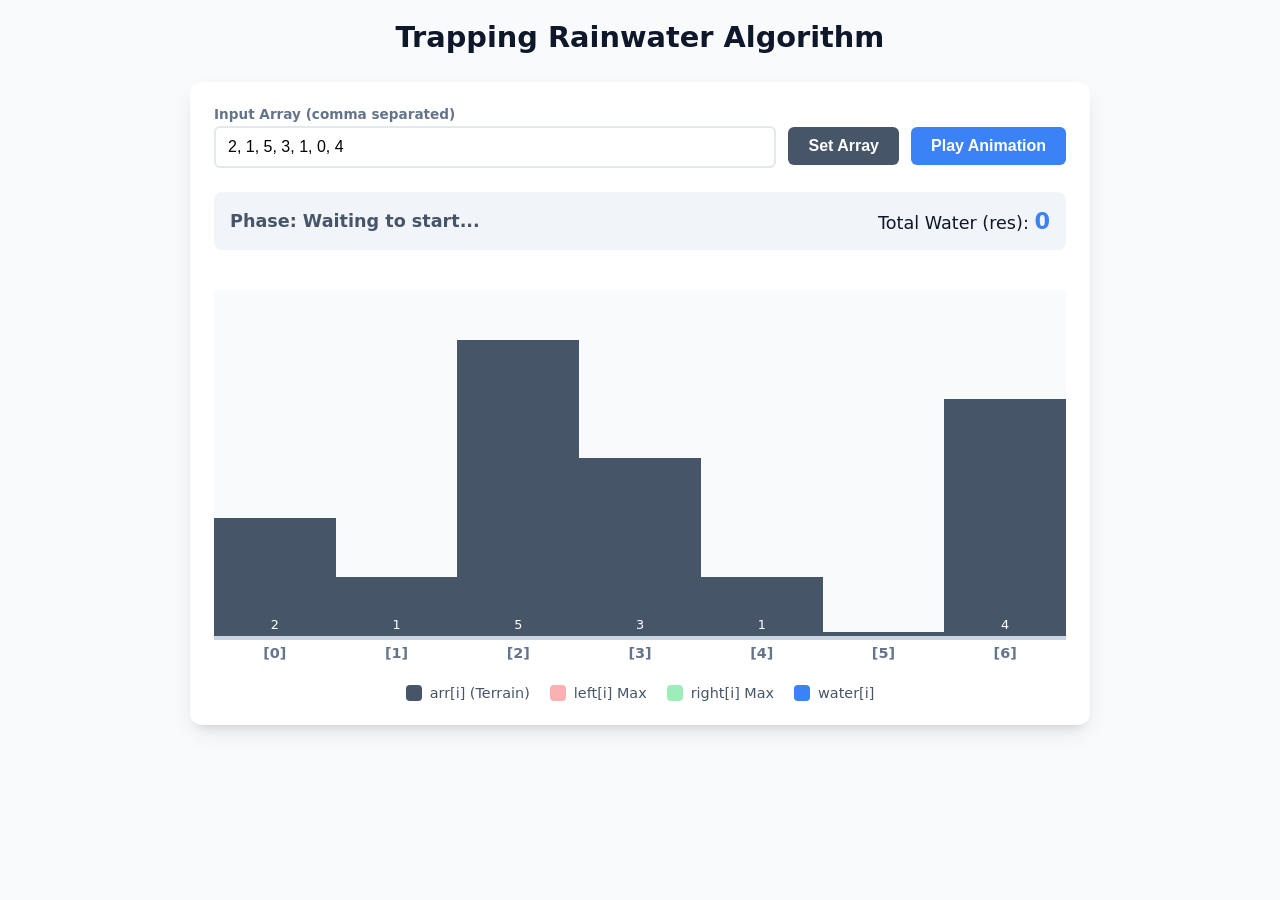
<file: TrappingRainWater/trapping-rainwater-animator.html>
<!DOCTYPE html>
<html lang="en">
<head>
    <meta charset="UTF-8">
    <meta name="viewport" content="width=device-width, initial-scale=1.0">
    <title>Trapping Rainwater Algorithm Visualizer</title>
    <style>
        :root {
            --bg-color: #f8fafc;
            --text-color: #0f172a;
            --bar-base: #475569;
            --left-rgba: rgba(248, 113, 113, 0.55);
            --left-solid: #ef4444;
            --right-rgba: rgba(74, 222, 128, 0.55);
            --right-solid: #22c55e;
            --water-solid: #3b82f6;
            --card-bg: #ffffff;
        }

        * {
            box-sizing: border-box;
            margin: 0;
            padding: 0;
        }

        body {
            font-family: 'Segoe UI', system-ui, -apple-system, sans-serif;
            background-color: var(--bg-color);
            color: var(--text-color);
            display: flex;
            flex-direction: column;
            align-items: center;
            padding: 20px;
            min-height: 100vh;
        }

        header {
            text-align: center;
            margin-bottom: 20px;
        }

        h1 {
            font-size: 1.8rem;
            margin-bottom: 8px;
            color: var(--text-color);
        }

        .container {
            width: 100%;
            max-width: 900px;
            background: var(--card-bg);
            border-radius: 12px;
            padding: 24px;
            box-shadow: 0 10px 25px -5px rgba(0, 0, 0, 0.1), 0 8px 10px -6px rgba(0, 0, 0, 0.1);
        }

        .controls {
            display: flex;
            gap: 12px;
            flex-wrap: wrap;
            margin-bottom: 24px;
            align-items: center;
        }

        .input-group {
            flex: 1;
            min-width: 200px;
            display: flex;
            flex-direction: column;
        }

        label {
            font-size: 0.85rem;
            font-weight: 600;
            margin-bottom: 4px;
            color: #64748b;
        }

        input {
            padding: 10px 12px;
            border: 2px solid #e2e8f0;
            border-radius: 6px;
            font-size: 1rem;
            outline: none;
            transition: border-color 0.2s;
        }

        input:focus {
            border-color: var(--water-solid);
        }

        button {
            padding: 10px 20px;
            border: none;
            border-radius: 6px;
            font-size: 1rem;
            font-weight: 600;
            cursor: pointer;
            transition: transform 0.1s, opacity 0.2s;
            color: white;
            margin-top: 18px; /* align with input */
        }

        button:active:not(:disabled) {
            transform: scale(0.97);
        }

        button:disabled {
            opacity: 0.6;
            cursor: not-allowed;
        }

        #btn-draw { background-color: var(--bar-base); }
        #btn-play { background-color: var(--water-solid); }

        .status-panel {
            display: flex;
            justify-content: space-between;
            align-items: center;
            background: #f1f5f9;
            padding: 16px;
            border-radius: 8px;
            margin-bottom: 40px;
            font-size: 1.1rem;
            flex-wrap: wrap;
            gap: 10px;
        }

        .status-phase {
            font-weight: 600;
            color: #475569;
        }

        .status-res {
            font-size: 1.4rem;
            font-weight: 700;
            color: var(--water-solid);
        }

        /* Chart Area */
        #chart-container {
            position: relative;
            height: 350px;
            width: 100%;
            display: flex;
            align-items: flex-end;
            background: #f8fafc;
            border-bottom: 4px solid #cbd5e1;
            padding-top: 50px;
        }

        .column {
            flex: 1;
            height: 100%;
            position: relative;
            display: flex;
            justify-content: center;
        }

        .pointer {
            position: absolute;
            top: -35px;
            font-size: 24px;
            opacity: 0;
            transition: opacity 0.15s ease, transform 0.2s ease;
            transform: translateY(-10px);
            z-index: 10;
        }

        .pointer.active {
            opacity: 1;
            transform: translateY(0);
        }

        /* Array Values Displayed at the bottom */
        .val-label {
            position: absolute;
            bottom: -25px;
            font-size: 0.9rem;
            font-weight: 600;
            color: #64748b;
            text-align: center;
            width: 100%;
        }

        .bar {
            position: absolute;
            bottom: 0;
            width: 100%;
            transition: height 0.3s ease-in-out;
        }

        .bar-base {
            background-color: var(--bar-base);
            z-index: 4;
            display: flex;
            align-items: flex-end;
            justify-content: center;
            color: white;
            font-size: 0.8rem;
            padding-bottom: 4px;
        }

        .bar-left {
            background-color: var(--left-rgba);
            z-index: 2;
            height: 0;
        }

        .bar-right {
            background-color: var(--right-rgba);
            z-index: 3;
            height: 0;
        }

        .bar-water {
            background-color: var(--water-solid);
            z-index: 5;
            height: 0;
            opacity: 0;
            transition: height 0.4s ease, opacity 0.2s ease;
        }

        /* Legend */
        .legend {
            display: flex;
            gap: 20px;
            margin-top: 45px;
            flex-wrap: wrap;
            justify-content: center;
        }

        .legend-item {
            display: flex;
            align-items: center;
            gap: 8px;
            font-size: 0.9rem;
            font-weight: 500;
            color: #475569;
        }

        .color-box {
            width: 16px;
            height: 16px;
            border-radius: 4px;
        }

        @media (max-width: 600px) {
            .container { padding: 16px; }
            #chart-container { height: 250px; }
            .pointer { font-size: 20px; top: -30px; }
            .controls { flex-direction: column; align-items: stretch; }
            button { margin-top: 0; }
        }
    </style>
</head>
<body>

    <header>
        <h1>Trapping Rainwater Algorithm</h1>
    </header>

    <div class="container">
        <div class="controls">
            <div class="input-group">
                <label for="array-input">Input Array (comma separated)</label>
                <!-- Default matches the Java code arr -->
                <input type="text" id="array-input" value="2, 1, 5, 3, 1, 0, 4" placeholder="e.g. 2, 1, 5, 3, 1, 0, 4">
            </div>
            <button id="btn-draw" onclick="init()">Set Array</button>
            <button id="btn-play" onclick="play()">Play Animation</button>
        </div>

        <div class="status-panel">
            <div class="status-phase" id="phase-text">Phase: Waiting to start...</div>
            <div>Total Water (res): <span class="status-res" id="res-text">0</span></div>
        </div>

        <div id="chart-container">
            <!-- Columns generated by JS -->
        </div>

        <div class="legend">
            <div class="legend-item"><div class="color-box" style="background: var(--bar-base)"></div> arr[i] (Terrain)</div>
            <div class="legend-item"><div class="color-box" style="background: var(--left-rgba)"></div> left[i] Max</div>
            <div class="legend-item"><div class="color-box" style="background: var(--right-rgba)"></div> right[i] Max</div>
            <div class="legend-item"><div class="color-box" style="background: var(--water-solid)"></div> water[i]</div>
        </div>
    </div>

    <script>
        let isAnimating = false;
        
        // Helper sleep function for animation delays
        const sleep = ms => new Promise(resolve => setTimeout(resolve, ms));

        function getArray() {
            const raw = document.getElementById('array-input').value;
            const arr = raw.split(',').map(n => parseInt(n.trim())).filter(n => !isNaN(n) && n >= 0);
            return arr.length > 0 ? arr : [2, 1, 5, 3, 1, 0, 4]; // fallback to Java array
        }

        // Sets the travelling pointer to a specific index with a color
        function setPointer(index, color) {
            document.querySelectorAll('.pointer').forEach(p => p.classList.remove('active'));
            if (index >= 0) {
                const ptr = document.getElementById(`pointer-${index}`);
                if (ptr) {
                    ptr.style.color = color;
                    ptr.classList.add('active');
                }
            }
        }

        // Setup the chart initially
        function init() {
            if (isAnimating) return;
            const arr = getArray();
            const container = document.getElementById('chart-container');
            container.innerHTML = '';
            document.getElementById('res-text').innerText = '0';
            document.getElementById('phase-text').innerText = 'Phase: Waiting to start...';
            
            const maxVal = Math.max(...arr, 1); 

            arr.forEach((val, i) => {
                const col = document.createElement('div');
                col.className = 'column';

                const pointer = document.createElement('div');
                pointer.className = 'pointer';
                pointer.id = `pointer-${i}`;
                pointer.innerHTML = '▼';

                const baseBar = document.createElement('div');
                baseBar.className = 'bar bar-base';
                baseBar.style.height = `${(val / maxVal) * 100}%`;
                if(val > 0) baseBar.innerText = val; // Show value inside terrain block if > 0

                const leftBar = document.createElement('div');
                leftBar.className = 'bar bar-left';
                leftBar.id = `left-${i}`;

                const rightBar = document.createElement('div');
                rightBar.className = 'bar bar-right';
                rightBar.id = `right-${i}`;

                const waterBar = document.createElement('div');
                waterBar.className = 'bar bar-water';
                waterBar.id = `water-${i}`;
                // Water starts precisely on top of the terrain
                waterBar.style.bottom = `${(val / maxVal) * 100}%`; 

                const valLabel = document.createElement('div');
                valLabel.className = 'val-label';
                valLabel.innerText = `[${i}]`;

                col.appendChild(pointer);
                col.appendChild(leftBar);
                col.appendChild(rightBar);
                col.appendChild(waterBar);
                col.appendChild(baseBar);
                col.appendChild(valLabel);
                
                container.appendChild(col);
            });
        }

        // Main animation loop
        async function play() {
            if (isAnimating) return;
            const arr = getArray();
            const n = arr.length;
            if (n === 0) return;

            isAnimating = true;
            document.getElementById('btn-draw').disabled = true;
            document.getElementById('btn-play').disabled = true;
            
            init(); // Reset state

            const maxVal = Math.max(...arr, 1);
            let left = new Array(n).fill(0);
            let right = new Array(n).fill(0);
            let minOf2 = new Array(n).fill(0);
            let water = new Array(n).fill(0);
            let res = 0;
            
            const speed = 800; // ms per step (slowed down to 1/2 speed)

            const phaseText = document.getElementById('phase-text');
            const resText = document.getElementById('res-text');

            // ----------------------------------------------------
            // PHASE 1: Fill left array (Matches Java logic precisely)
            // ----------------------------------------------------
            phaseText.innerText = 'Phase 1: Calculating left[] max array';
            
            setPointer(0, 'var(--left-solid)');
            left[0] = arr[0];
            document.getElementById(`left-0`).style.height = `${(left[0] / maxVal) * 100}%`;
            await sleep(speed);

            for (let i = 1; i < n; i++) {
                setPointer(i, 'var(--left-solid)');
                left[i] = Math.max(left[i - 1], arr[i]);
                document.getElementById(`left-${i}`).style.height = `${(left[i] / maxVal) * 100}%`;
                await sleep(speed);
            }

            // ----------------------------------------------------
            // PHASE 2: Fill right array (Matches Java logic precisely)
            // ----------------------------------------------------
            phaseText.innerText = 'Phase 2: Calculating right[] max array';

            setPointer(n - 1, 'var(--right-solid)');
            right[n - 1] = arr[n - 1];
            document.getElementById(`right-${n - 1}`).style.height = `${(right[n - 1] / maxVal) * 100}%`;
            await sleep(speed);

            for (let i = n - 2; i >= 0; i--) {
                setPointer(i, 'var(--right-solid)');
                right[i] = Math.max(right[i + 1], arr[i]);
                document.getElementById(`right-${i}`).style.height = `${(right[i] / maxVal) * 100}%`;
                await sleep(speed);
            }

            // ----------------------------------------------------
            // PHASE 3: Calculate accumulated water element by element
            // (Matches Java Loop: for (int i = 1; i < n - 1; i++))
            // ----------------------------------------------------
            phaseText.innerText = 'Phase 3: Calculating trapped water (minOf2 - arr)';
            
            for (let i = 1; i < n - 1; i++) {
                setPointer(i, 'var(--water-solid)');

                minOf2[i] = Math.min(left[i], right[i]);
                let curr = minOf2[i] - arr[i];
                water[i] = curr;
                
                if (curr > 0) {
                    const wBar = document.getElementById(`water-${i}`);
                    wBar.style.height = `${(curr / maxVal) * 100}%`;
                    wBar.style.opacity = '1';
                    
                    res += curr;
                    resText.innerText = res;
                }
                
                await sleep(speed);
            }

            // Finish up
            setPointer(-1, ''); // Hide pointer
            phaseText.innerText = 'Algorithm Complete!';
            
            isAnimating = false;
            document.getElementById('btn-draw').disabled = false;
            document.getElementById('btn-play').disabled = false;
        }

        // Initialize empty chart on load
        window.addEventListener('DOMContentLoaded', init);
    </script>
</body>
</html>
</file>
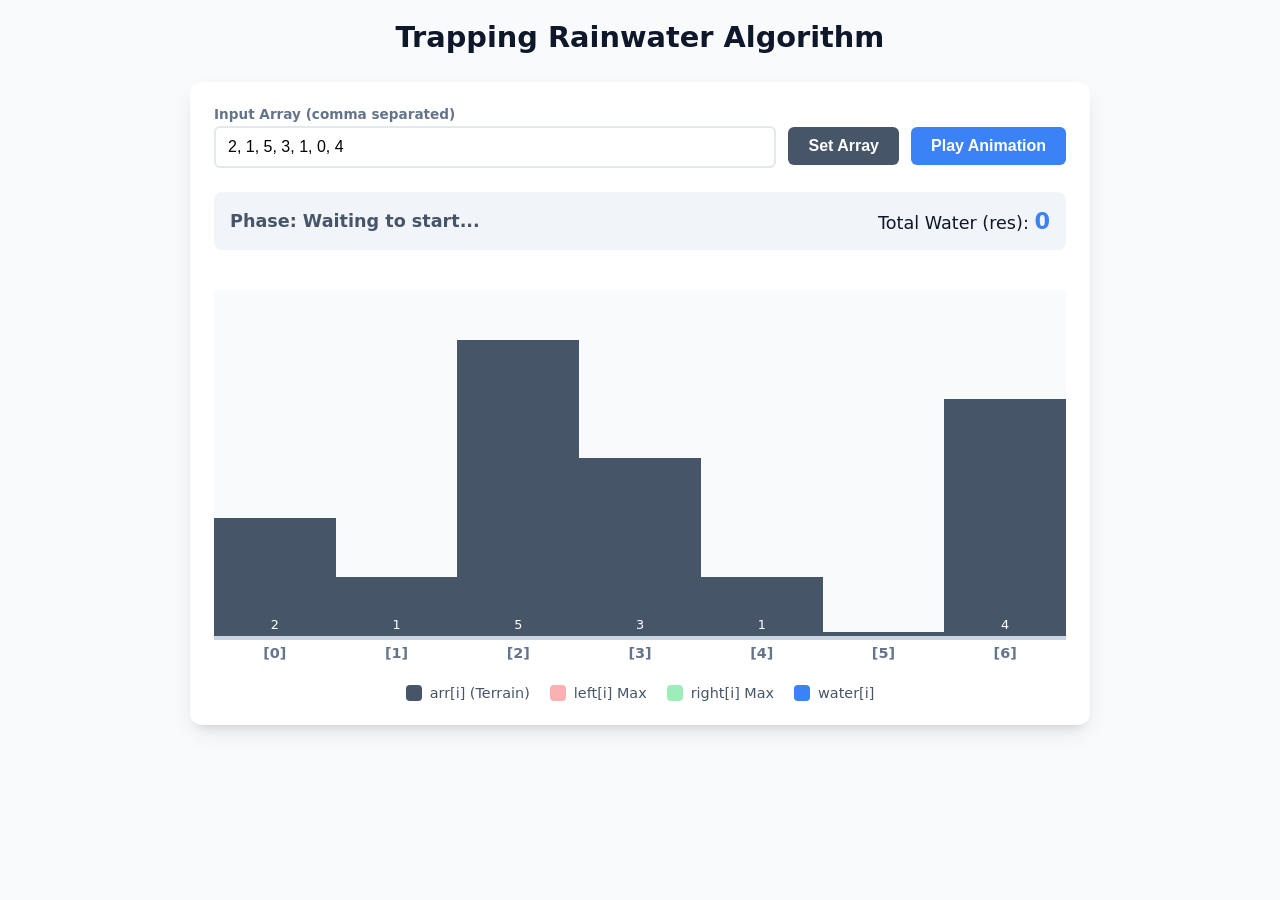
<file: TrappingRainWater/trapping_rainwater_animator.html>
<!DOCTYPE html>
<html lang="en">
<head>
    <meta charset="UTF-8">
    <meta name="viewport" content="width=device-width, initial-scale=1.0">
    <title>Trapping Rainwater Algorithm Visualizer</title>
    <style>
        :root {
            --bg-color: #f8fafc;
            --text-color: #0f172a;
            --bar-base: #475569;
            --left-rgba: rgba(248, 113, 113, 0.55);
            --left-solid: #ef4444;
            --right-rgba: rgba(74, 222, 128, 0.55);
            --right-solid: #22c55e;
            --water-solid: #3b82f6;
            --card-bg: #ffffff;
        }

        * {
            box-sizing: border-box;
            margin: 0;
            padding: 0;
        }

        body {
            font-family: 'Segoe UI', system-ui, -apple-system, sans-serif;
            background-color: var(--bg-color);
            color: var(--text-color);
            display: flex;
            flex-direction: column;
            align-items: center;
            padding: 20px;
            min-height: 100vh;
        }

        header {
            text-align: center;
            margin-bottom: 20px;
        }

        h1 {
            font-size: 1.8rem;
            margin-bottom: 8px;
            color: var(--text-color);
        }

        .container {
            width: 100%;
            max-width: 900px;
            background: var(--card-bg);
            border-radius: 12px;
            padding: 24px;
            box-shadow: 0 10px 25px -5px rgba(0, 0, 0, 0.1), 0 8px 10px -6px rgba(0, 0, 0, 0.1);
        }

        .controls {
            display: flex;
            gap: 12px;
            flex-wrap: wrap;
            margin-bottom: 24px;
            align-items: center;
        }

        .input-group {
            flex: 1;
            min-width: 200px;
            display: flex;
            flex-direction: column;
        }

        label {
            font-size: 0.85rem;
            font-weight: 600;
            margin-bottom: 4px;
            color: #64748b;
        }

        input {
            padding: 10px 12px;
            border: 2px solid #e2e8f0;
            border-radius: 6px;
            font-size: 1rem;
            outline: none;
            transition: border-color 0.2s;
        }

        input:focus {
            border-color: var(--water-solid);
        }

        button {
            padding: 10px 20px;
            border: none;
            border-radius: 6px;
            font-size: 1rem;
            font-weight: 600;
            cursor: pointer;
            transition: transform 0.1s, opacity 0.2s;
            color: white;
            margin-top: 18px; /* align with input */
        }

        button:active:not(:disabled) {
            transform: scale(0.97);
        }

        button:disabled {
            opacity: 0.6;
            cursor: not-allowed;
        }

        #btn-draw { background-color: var(--bar-base); }
        #btn-play { background-color: var(--water-solid); }

        .status-panel {
            display: flex;
            justify-content: space-between;
            align-items: center;
            background: #f1f5f9;
            padding: 16px;
            border-radius: 8px;
            margin-bottom: 40px;
            font-size: 1.1rem;
            flex-wrap: wrap;
            gap: 10px;
        }

        .status-phase {
            font-weight: 600;
            color: #475569;
        }

        .status-res {
            font-size: 1.4rem;
            font-weight: 700;
            color: var(--water-solid);
        }

        /* Chart Area */
        #chart-container {
            position: relative;
            height: 350px;
            width: 100%;
            display: flex;
            align-items: flex-end;
            background: #f8fafc;
            border-bottom: 4px solid #cbd5e1;
            padding-top: 50px;
        }

        .column {
            flex: 1;
            height: 100%;
            position: relative;
            display: flex;
            justify-content: center;
        }

        .pointer {
            position: absolute;
            top: -35px;
            font-size: 24px;
            opacity: 0;
            transition: opacity 0.15s ease, transform 0.2s ease;
            transform: translateY(-10px);
            z-index: 10;
        }

        .pointer.active {
            opacity: 1;
            transform: translateY(0);
        }

        /* Array Values Displayed at the bottom */
        .val-label {
            position: absolute;
            bottom: -25px;
            font-size: 0.9rem;
            font-weight: 600;
            color: #64748b;
            text-align: center;
            width: 100%;
        }

        .bar {
            position: absolute;
            bottom: 0;
            width: 100%;
            transition: height 0.3s ease-in-out;
        }

        .bar-base {
            background-color: var(--bar-base);
            z-index: 4;
            display: flex;
            align-items: flex-end;
            justify-content: center;
            color: white;
            font-size: 0.8rem;
            padding-bottom: 4px;
        }

        .bar-left {
            background-color: var(--left-rgba);
            z-index: 2;
            height: 0;
        }

        .bar-right {
            background-color: var(--right-rgba);
            z-index: 3;
            height: 0;
        }

        .bar-water {
            background-color: var(--water-solid);
            z-index: 5;
            height: 0;
            opacity: 0;
            transition: height 0.4s ease, opacity 0.2s ease;
        }

        /* Legend */
        .legend {
            display: flex;
            gap: 20px;
            margin-top: 45px;
            flex-wrap: wrap;
            justify-content: center;
        }

        .legend-item {
            display: flex;
            align-items: center;
            gap: 8px;
            font-size: 0.9rem;
            font-weight: 500;
            color: #475569;
        }

        .color-box {
            width: 16px;
            height: 16px;
            border-radius: 4px;
        }

        @media (max-width: 600px) {
            .container { padding: 16px; }
            #chart-container { height: 250px; }
            .pointer { font-size: 20px; top: -30px; }
            .controls { flex-direction: column; align-items: stretch; }
            button { margin-top: 0; }
        }
    </style>
</head>
<body>

    <header>
        <h1>Trapping Rainwater Algorithm</h1>
    </header>

    <div class="container">
        <div class="controls">
            <div class="input-group">
                <label for="array-input">Input Array (comma separated)</label>
                <!-- Default matches the Java code arr -->
                <input type="text" id="array-input" value="2, 1, 5, 3, 1, 0, 4" placeholder="e.g. 2, 1, 5, 3, 1, 0, 4">
            </div>
            <button id="btn-draw" onclick="init()">Set Array</button>
            <button id="btn-play" onclick="play()">Play Animation</button>
        </div>

        <div class="status-panel">
            <div class="status-phase" id="phase-text">Phase: Waiting to start...</div>
            <div>Total Water (res): <span class="status-res" id="res-text">0</span></div>
        </div>

        <div id="chart-container">
            <!-- Columns generated by JS -->
        </div>

        <div class="legend">
            <div class="legend-item"><div class="color-box" style="background: var(--bar-base)"></div> arr[i] (Terrain)</div>
            <div class="legend-item"><div class="color-box" style="background: var(--left-rgba)"></div> left[i] Max</div>
            <div class="legend-item"><div class="color-box" style="background: var(--right-rgba)"></div> right[i] Max</div>
            <div class="legend-item"><div class="color-box" style="background: var(--water-solid)"></div> water[i]</div>
        </div>
    </div>

    <script>
        let isAnimating = false;
        
        // Helper sleep function for animation delays
        const sleep = ms => new Promise(resolve => setTimeout(resolve, ms));

        function getArray() {
            const raw = document.getElementById('array-input').value;
            const arr = raw.split(',').map(n => parseInt(n.trim())).filter(n => !isNaN(n) && n >= 0);
            return arr.length > 0 ? arr : [2, 1, 5, 3, 1, 0, 4]; // fallback to Java array
        }

        // Sets the travelling pointer to a specific index with a color
        function setPointer(index, color) {
            document.querySelectorAll('.pointer').forEach(p => p.classList.remove('active'));
            if (index >= 0) {
                const ptr = document.getElementById(`pointer-${index}`);
                if (ptr) {
                    ptr.style.color = color;
                    ptr.classList.add('active');
                }
            }
        }

        // Setup the chart initially
        function init() {
            if (isAnimating) return;
            const arr = getArray();
            const container = document.getElementById('chart-container');
            container.innerHTML = '';
            document.getElementById('res-text').innerText = '0';
            document.getElementById('phase-text').innerText = 'Phase: Waiting to start...';
            
            const maxVal = Math.max(...arr, 1); 

            arr.forEach((val, i) => {
                const col = document.createElement('div');
                col.className = 'column';

                const pointer = document.createElement('div');
                pointer.className = 'pointer';
                pointer.id = `pointer-${i}`;
                pointer.innerHTML = '▼';

                const baseBar = document.createElement('div');
                baseBar.className = 'bar bar-base';
                baseBar.style.height = `${(val / maxVal) * 100}%`;
                if(val > 0) baseBar.innerText = val; // Show value inside terrain block if > 0

                const leftBar = document.createElement('div');
                leftBar.className = 'bar bar-left';
                leftBar.id = `left-${i}`;

                const rightBar = document.createElement('div');
                rightBar.className = 'bar bar-right';
                rightBar.id = `right-${i}`;

                const waterBar = document.createElement('div');
                waterBar.className = 'bar bar-water';
                waterBar.id = `water-${i}`;
                // Water starts precisely on top of the terrain
                waterBar.style.bottom = `${(val / maxVal) * 100}%`; 

                const valLabel = document.createElement('div');
                valLabel.className = 'val-label';
                valLabel.innerText = `[${i}]`;

                col.appendChild(pointer);
                col.appendChild(leftBar);
                col.appendChild(rightBar);
                col.appendChild(waterBar);
                col.appendChild(baseBar);
                col.appendChild(valLabel);
                
                container.appendChild(col);
            });
        }

        // Main animation loop
        async function play() {
            if (isAnimating) return;
            const arr = getArray();
            const n = arr.length;
            if (n === 0) return;

            isAnimating = true;
            document.getElementById('btn-draw').disabled = true;
            document.getElementById('btn-play').disabled = true;
            
            init(); // Reset state

            const maxVal = Math.max(...arr, 1);
            let left = new Array(n).fill(0);
            let right = new Array(n).fill(0);
            let minOf2 = new Array(n).fill(0);
            let water = new Array(n).fill(0);
            let res = 0;
            
            const speed = 800; // ms per step (slowed down to 1/2 speed)

            const phaseText = document.getElementById('phase-text');
            const resText = document.getElementById('res-text');

            // ----------------------------------------------------
            // PHASE 1: Fill left array (Matches Java logic precisely)
            // ----------------------------------------------------
            phaseText.innerText = 'Phase 1: Calculating left[] max array';
            
            setPointer(0, 'var(--left-solid)');
            left[0] = arr[0];
            document.getElementById(`left-0`).style.height = `${(left[0] / maxVal) * 100}%`;
            await sleep(speed);

            for (let i = 1; i < n; i++) {
                setPointer(i, 'var(--left-solid)');
                left[i] = Math.max(left[i - 1], arr[i]);
                document.getElementById(`left-${i}`).style.height = `${(left[i] / maxVal) * 100}%`;
                await sleep(speed);
            }

            // ----------------------------------------------------
            // PHASE 2: Fill right array (Matches Java logic precisely)
            // ----------------------------------------------------
            phaseText.innerText = 'Phase 2: Calculating right[] max array';

            setPointer(n - 1, 'var(--right-solid)');
            right[n - 1] = arr[n - 1];
            document.getElementById(`right-${n - 1}`).style.height = `${(right[n - 1] / maxVal) * 100}%`;
            await sleep(speed);

            for (let i = n - 2; i >= 0; i--) {
                setPointer(i, 'var(--right-solid)');
                right[i] = Math.max(right[i + 1], arr[i]);
                document.getElementById(`right-${i}`).style.height = `${(right[i] / maxVal) * 100}%`;
                await sleep(speed);
            }

            // ----------------------------------------------------
            // PHASE 3: Calculate accumulated water element by element
            // (Matches Java Loop: for (int i = 1; i < n - 1; i++))
            // ----------------------------------------------------
            phaseText.innerText = 'Phase 3: Calculating trapped water (minOf2 - arr)';
            
            for (let i = 1; i < n - 1; i++) {
                setPointer(i, 'var(--water-solid)');

                minOf2[i] = Math.min(left[i], right[i]);
                let curr = minOf2[i] - arr[i];
                water[i] = curr;
                
                if (curr > 0) {
                    const wBar = document.getElementById(`water-${i}`);
                    wBar.style.height = `${(curr / maxVal) * 100}%`;
                    wBar.style.opacity = '1';
                    
                    res += curr;
                    resText.innerText = res;
                }
                
                await sleep(speed);
            }

            // Finish up
            setPointer(-1, ''); // Hide pointer
            phaseText.innerText = 'Algorithm Complete!';
            
            isAnimating = false;
            document.getElementById('btn-draw').disabled = false;
            document.getElementById('btn-play').disabled = false;
        }

        // Initialize empty chart on load
        window.addEventListener('DOMContentLoaded', init);
    </script>
</body>
</html>
</file>
<file: TowerOfHanoi/style.css>
body {
    font-family: Arial, sans-serif;
    display: flex;
    flex-direction: column;
    align-items: center;
    background-color: #f5f5f5;
    margin: 20px 10px;
}

.controls {
    background: white;
    padding: 15px 20px;
    border-radius: 8px;
    box-shadow: 0 2px 5px rgba(0,0,0,0.1);
    margin-bottom: 20px;
    display: flex;
    flex-wrap: wrap;
    align-items: center;
    justify-content: center;
    gap: 10px;
    max-width: 100%;
    box-sizing: border-box;
    text-align: center;
}

input[type="number"] {
    width: 50px;
    padding: 5px;
    border: 1px solid #ccc;
    border-radius: 4px;
}

button {
    padding: 8px 16px;
    background-color: #2196F3;
    color: white;
    border: none;
    border-radius: 4px;
    cursor: pointer;
    font-size: 14px;
    font-weight: bold;
    transition: background-color 0.2s;
    white-space: nowrap;
}

button:hover {
    background-color: #1976D2;
}

.canvas-container {
    width: 100%;
    max-width: 700px;
    display: flex;
    justify-content: center;
}

canvas {
    background-color: white;
    box-shadow: 0 4px 10px rgba(0,0,0,0.15);
    border-radius: 4px;
    width: 100%;
    height: auto;
    display: block;
}
</file>
